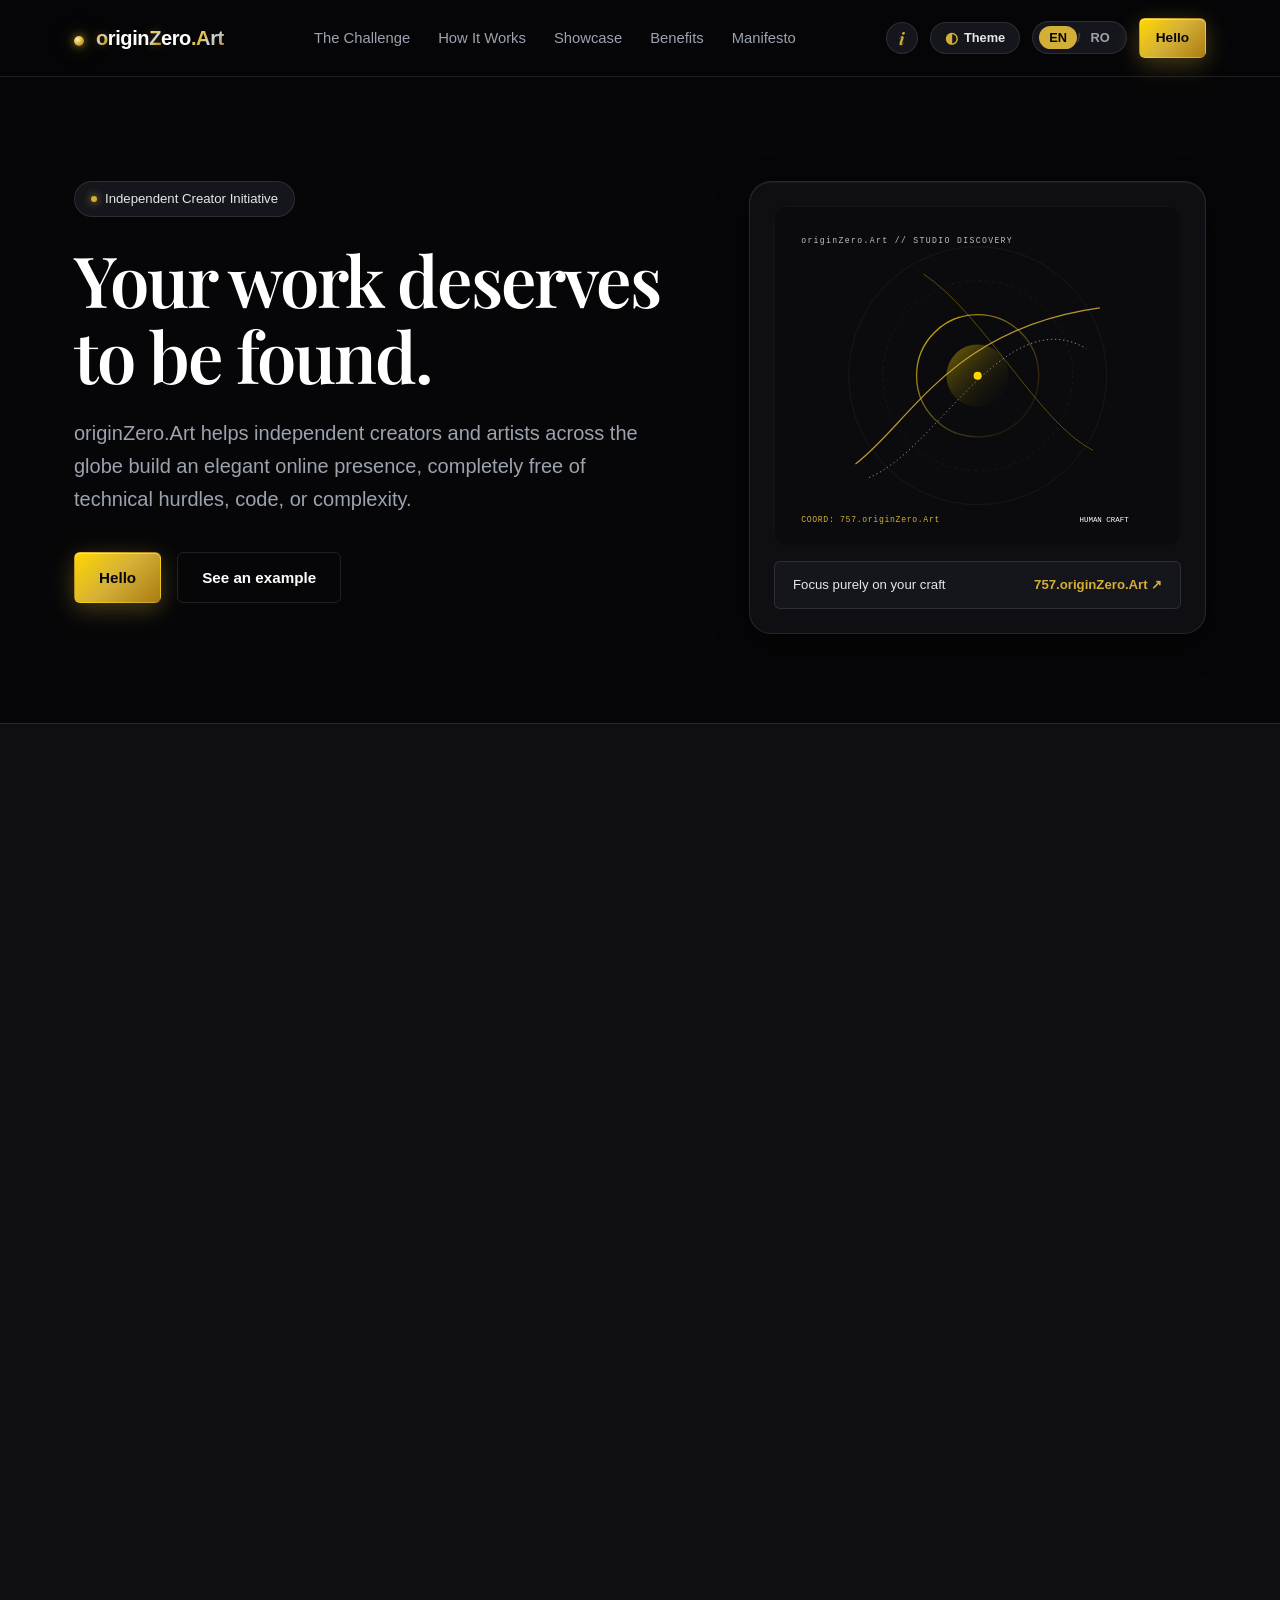
<file: index.html>
<!DOCTYPE html>
<html lang="en">
<head>
  <meta charset="UTF-8">
  <meta name="viewport" content="width=device-width, initial-scale=1.0">
  <title data-i18n="meta_title">originZero.Art: Be Discovered. Online Presence for Independent Creators</title>
  <meta name="description" content="originZero.Art helps independent creators and artists worldwide present their work online without technical barriers or IT complexity.">
  <link rel="canonical" href="https://originzero.art/">
  
  <!-- Open Graph / WhatsApp / Facebook / LinkedIn -->
  <meta property="og:site_name" content="originZero.Art">
  <meta property="og:type" content="website">
  <meta property="og:url" content="https://originzero.art/">
  <meta property="og:title" content="originZero.Art: Be Discovered. Online Presence for Independent Creators">
  <meta property="og:description" content="originZero.Art helps independent creators and artists worldwide present their work online without technical barriers or IT complexity.">
  <meta property="og:image" content="https://originzero.art/assets/og/originzero-og-preview.png?v=2">
  <meta property="og:image:secure_url" content="https://originzero.art/assets/og/originzero-og-preview.png?v=2">
  <meta property="og:image:type" content="image/png">
  <meta property="og:image:width" content="1200">
  <meta property="og:image:height" content="630">
  <meta property="og:image:alt" content="originZero.Art // Be Discovered. Online Presence for Independent Creators">

  <!-- Twitter / X Cards -->
  <meta name="twitter:card" content="summary_large_image">
  <meta name="twitter:title" content="originZero.Art: Be Discovered. Online Presence for Independent Creators">
  <meta name="twitter:description" content="originZero.Art helps independent creators and artists worldwide present their work online without technical barriers or IT complexity.">
  <meta name="twitter:image" content="https://originzero.art/assets/og/originzero-og-preview.png?v=2">
  <meta name="twitter:image:alt" content="originZero.Art // Be Discovered. Online Presence for Independent Creators">
  
  <!-- Favicon suite: Golden emblem with silver luster -->
  <link rel="icon" type="image/svg+xml" href="assets/logo/favicon.svg">
  <link rel="alternate icon" type="image/png" sizes="32x32" href="assets/logo/favicon-32x32.png">
  <link rel="apple-touch-icon" sizes="180x180" href="assets/logo/apple-touch-icon.png">

  <!-- Styles -->
  <link rel="stylesheet" href="css/styles.css">
  
  <!-- Progressive Enhancement: ensure content is fully visible when JavaScript is disabled (Googlebot / No-JS) -->
  <noscript>
    <style>
      .reveal-on-scroll {
        opacity: 1 !important;
        transform: none !important;
      }
    </style>
  </noscript>
  
  <!-- Google Fonts for editorial typography -->
  <link rel="preconnect" href="https://fonts.googleapis.com">
  <link rel="preconnect" href="https://fonts.gstatic.com" crossorigin>
  <link href="https://fonts.googleapis.com/css2?family=Playfair+Display:ital,wght@0,500;0,600;0,700;1,400;1,600&display=swap" rel="stylesheet">
</head>
<body>

  <!-- Navigation -->
  <header class="header-wrapper">
    <div class="container nav-container">
      <a href="#" class="brand-logo" aria-label="originZero.Art home">
        <span class="brand-dot" aria-hidden="true"></span>
        <span class="brand-name"><span class="brand-char-gold">o</span><span class="brand-char-silver">rigin</span><span class="brand-char-gold">Z</span><span class="brand-char-silver">ero</span><span class="brand-art">.Art</span></span>
      </a>

      <nav id="primary-nav" class="nav-menu" aria-label="Primary site navigation">
        <a href="#problem" class="nav-link" data-i18n="nav_problem">The Challenge</a>
        <a href="#how-it-works" class="nav-link" data-i18n="nav_how">How It Works</a>
        <a href="#example" class="nav-link" data-i18n="nav_example">Showcase</a>
        <a href="#benefits" class="nav-link" data-i18n="nav_benefits">Benefits</a>
        <a href="#manifesto" class="nav-link" data-i18n="nav_manifesto">Manifesto</a>
        <a href="#contact" class="btn btn-primary nav-mobile-cta" data-i18n="nav_cta">Hello</a>
      </nav>

      <div class="nav-actions">
        <!-- Platform Information & Community Model Modal Trigger -->
        <button id="info-modal-btn" class="info-icon-btn" type="button" aria-label="Platform Information and Community Model" data-i18n-aria="info_btn_aria" title="Platform Information">
          <span class="info-glyph" aria-hidden="true">i</span>
        </button>

        <!-- Theme Switcher -->
        <button id="theme-toggle-btn" class="theme-switcher-btn" type="button" aria-label="Toggle dark or light theme">
          <span id="theme-icon" class="theme-icon" aria-hidden="true">◐</span>
          <span id="theme-label" class="theme-label" data-i18n="theme_toggle_label">Theme</span>
        </button>

        <!-- Language Switcher -->
        <div id="lang-toggle-btn" class="lang-switcher-btn" role="group" aria-label="Language selection">
          <button id="lang-indicator-en" class="lang-opt active" type="button" aria-label="English language" aria-pressed="true">EN</button>
          <span class="lang-divider" aria-hidden="true">/</span>
          <button id="lang-indicator-ro" class="lang-opt" type="button" aria-label="Limba română" aria-pressed="false">RO</button>
        </div>

        <a href="#contact" class="btn btn-primary btn-sm nav-desktop-cta" data-i18n="nav_cta">Hello</a>

        <!-- Mobile hamburger toggle -->
        <button id="mobile-menu-btn" class="mobile-toggle" type="button" aria-label="Toggle navigation menu" aria-expanded="false" aria-controls="primary-nav">
          ☰
        </button>
      </div>
    </div>
  </header>

  <main>
    <!-- Hero Section -->
    <section class="hero-section">
      <div class="container">
        <div class="hero-grid">
          <div class="hero-content reveal-on-scroll">
            <div class="badge-pill">
              <span class="badge-pulse"></span>
              <span data-i18n="hero_badge">Independent Creator Initiative</span>
            </div>
            
            <h1 class="hero-headline" data-i18n="hero_title">Your work deserves to be found.</h1>
            
            <p class="hero-subtitle" data-i18n="hero_subtitle">
              originZero.Art helps independent creators and artists across the globe build an elegant online presence, completely free of technical hurdles, code, or complexity.
            </p>

            <div class="hero-ctas">
              <a href="#contact" class="btn btn-primary" data-i18n="hero_cta_primary">Hello</a>
              <a href="https://757.originzero.art" target="_blank" rel="noopener noreferrer" class="btn btn-secondary" data-i18n="hero_cta_secondary">See an example</a>
            </div>
          </div>

          <div class="hero-visual-card luxury-card reveal-on-scroll reveal-delay-1">
            <!-- Bespoke Editorial Vector Art Composition (Strictly Gold, Silver, White, Black) -->
            <svg class="hero-artwork-canvas" viewBox="0 0 600 500" fill="none" xmlns="http://www.w3.org/2000/svg" role="img" data-i18n-aria="alt_hero_visual" aria-label="Artistic geometric composition illustrating creative discovery">
              <defs>
                <linearGradient id="orbit-grad" x1="0%" y1="0%" x2="100%" y2="100%">
                  <stop offset="0%" stop-color="#ffd700" stop-opacity="0.9"/>
                  <stop offset="50%" stop-color="#d4af37" stop-opacity="0.4"/>
                  <stop offset="100%" stop-color="#aa7c11" stop-opacity="0"/>
                </linearGradient>
                <linearGradient id="core-glow" x1="0%" y1="0%" x2="100%" y2="100%">
                  <stop offset="0%" stop-color="#ffd700" stop-opacity="0.45"/>
                  <stop offset="100%" stop-color="#070709" stop-opacity="0"/>
                </linearGradient>
              </defs>
              <rect width="600" height="500" rx="16" fill="#0b0b0e" stroke="rgba(192,192,192,0.15)"/>
              <!-- Harmonic concentric geometry representing resonance and discovery -->
              <circle cx="300" cy="250" r="190" stroke="rgba(255,255,255,0.08)" stroke-width="1"/>
              <circle cx="300" cy="250" r="140" stroke="rgba(192,192,192,0.12)" stroke-width="1" stroke-dasharray="4 6" class="orbit-slow-reverse"/>
              <circle cx="300" cy="250" r="90" stroke="url(#orbit-grad)" stroke-width="2" class="orbit-slow-spin"/>
              <circle cx="300" cy="250" r="46" fill="url(#core-glow)"/>
              <circle cx="300" cy="250" r="6" fill="#ffd700" class="core-pulse-node"/>
              
              <!-- Dynamic human creative vector arcs (Gold and Silver) -->
              <path d="M120 380 C 200 320, 260 180, 480 150" stroke="#d4af37" stroke-width="1.75" stroke-opacity="0.85" fill="none"/>
              <path d="M140 400 C 240 360, 340 140, 460 210" stroke="#c0c0c0" stroke-width="1" stroke-dasharray="2 4" fill="none"/>
              <path d="M220 100 C 310 160, 390 320, 470 360" stroke="#ffd700" stroke-width="1.2" stroke-opacity="0.4" fill="none"/>
              
              <!-- Delicate typographic anchor marks -->
              <text x="40" y="55" fill="#c0c0c0" font-family="monospace" font-size="12" letter-spacing="2">originZero.Art // STUDIO DISCOVERY</text>
              <text x="40" y="465" fill="#d4af37" font-family="monospace" font-size="12" letter-spacing="1">COORD: 757.originZero.Art</text>
              <text x="450" y="465" fill="#ffffff" font-family="monospace" font-size="11">HUMAN CRAFT</text>
            </svg>

            <div class="hero-badge-overlay">
              <span data-i18n="hero_badge_note">Focus purely on your craft</span>
              <a href="https://757.originzero.art" target="_blank" rel="noopener noreferrer">757.originZero.Art ↗</a>
            </div>
          </div>
        </div>
      </div>
    </section>

    <!-- The Problem Section -->
    <section id="problem" class="problem-section">
      <div class="container container-narrow">
        <span class="section-tag reveal-on-scroll" data-i18n="problem_tag">The Challenge</span>
        <h2 class="section-title reveal-on-scroll" data-i18n="problem_title">Great work gets lost when the web feels out of reach.</h2>
        
        <div class="problem-card luxury-card reveal-on-scroll">
          <p class="problem-text" data-i18n="problem_p1">
            Across studios, workbenches, and quiet rooms, dedicated painters, sculptors, composers, photographers, poets, and artisans craft original works in silence. Yet finding their creations online is often an uphill battle. This is not because the work lacks depth or beauty, but because building a modern digital presence demands specialized technical knowledge, endless maintenance, and time stolen from the craft itself.
          </p>
          <p class="problem-text" data-i18n="problem_p2">
            Artists should not have to become software administrators, SEO technicians, or social media performers simply to show the world what they create. True craft deserves an uncluttered home where people who care can find it without friction.
          </p>
        </div>
      </div>
    </section>

    <!-- How originzero.art Helps Section -->
    <section id="how-it-works" class="how-section">
      <div class="container">
        <span class="section-tag reveal-on-scroll" data-i18n="how_tag">Our Approach</span>
        <h2 class="section-title reveal-on-scroll" data-i18n="how_title">A straightforward path from your studio to the world.</h2>
        <p class="section-subtitle reveal-on-scroll" data-i18n="how_subtitle">We remove technical barriers so your creation speaks for itself.</p>

        <div class="steps-grid">
          <div class="step-card luxury-card reveal-on-scroll reveal-delay-1">
            <span class="step-number">STEP 01</span>
            <h3 class="step-title" data-i18n="how_step1_title">1. Tell us about your craft</h3>
            <p class="step-desc" data-i18n="how_step1_desc">Share your portfolio, your creative direction, and what you want the world to discover.</p>
          </div>

          <div class="step-card luxury-card reveal-on-scroll reveal-delay-2">
            <span class="step-number">STEP 02</span>
            <h3 class="step-title" data-i18n="how_step2_title">2. We shape a dedicated space</h3>
            <p class="step-desc" data-i18n="how_step2_desc">We prepare a clean, fast, distraction-free web destination tailored to your work.</p>
          </div>

          <div class="step-card luxury-card reveal-on-scroll reveal-delay-3">
            <span class="step-number">STEP 03</span>
            <h3 class="step-title" data-i18n="how_step3_title">3. Focus purely on creating</h3>
            <p class="step-desc" data-i18n="how_step3_desc">No server setups, no DNS configurations, and no code updates to worry about.</p>
          </div>
        </div>

        <!-- Honest specification placeholder -->
        <div class="placeholder-notice reveal-on-scroll" role="note">
          <span data-i18n="how_placeholder">[Process & Deliverables Specification: Full workflow and delivery timelines to be finalized before public launch]</span>
        </div>
      </div>
    </section>

    <!-- Example / Showcase Section -->
    <section id="example" class="example-section">
      <div class="container">
        <div class="showcase-header">
          <span class="section-tag reveal-on-scroll" data-i18n="example_tag">Live Showcase</span>
          <h2 class="section-title reveal-on-scroll" data-i18n="example_title">See how creator spaces look in practice.</h2>
          <p class="section-subtitle reveal-on-scroll" data-i18n="example_subtitle">Explore authentic living destinations created under the originZero.Art initiative.</p>
        </div>

        <!-- Featured Showcase 1: 757.originZero.Art (Fine Art & Identity) -->
        <div class="example-card luxury-card reveal-on-scroll">
          <div class="example-info">
            <span class="badge-pill-sm" data-i18n="example_757_tag">Fine Art &amp; Identity</span>
            <h3 class="example-title"><a href="https://757.originzero.art" target="_blank" rel="noopener noreferrer" class="showcase-title-anchor" data-i18n="example_757_title">757: Curatorial Art Showcase</a></h3>
            <p class="example-desc" data-i18n="example_757_desc">
              A curatorial gallery dedicated to painting, designed for clarity, speed, and contemplation, protected from the noise of algorithmic feeds.
            </p>
            <a href="https://757.originzero.art" target="_blank" rel="noopener noreferrer" class="btn btn-primary" data-i18n="example_757_cta">
              Explore 757.originZero.Art
            </a>
          </div>

          <div class="example-preview-box">
            <div class="example-frame">
              <div class="example-browser-bar">
                <span class="browser-dot"></span>
                <span class="browser-dot"></span>
                <span class="browser-dot"></span>
                <a href="https://757.originzero.art" target="_blank" rel="noopener noreferrer" class="example-domain-pill">757.originZero.Art ↗</a>
              </div>
              <a href="https://757.originzero.art" target="_blank" rel="noopener noreferrer" class="example-image-link" aria-label="Visit 757.originZero.Art showcase">
                <img src="assets/images/showcase-757.jpg" alt="Preview of 757.originZero.Art creator showcase platform" class="example-screenshot" width="1024" height="557" loading="lazy" decoding="async" data-i18n-alt="alt_example_visual">
              </a>
            </div>
          </div>
        </div>

        <!-- Additional Demo Spaces Grid: spARTan & CrimaDezignz -->
        <div class="showcase-subgrid">
          <!-- Space 2: spartan.originZero.Art -->
          <div class="showcase-subcard luxury-card reveal-on-scroll reveal-delay-1">
            <div class="example-browser-bar">
              <span class="browser-dot"></span>
              <span class="browser-dot"></span>
              <span class="browser-dot"></span>
              <a href="https://spartan.originzero.art" target="_blank" rel="noopener noreferrer" class="example-domain-pill">spartan.originZero.Art ↗</a>
            </div>
            <div class="subcard-content">
              <div class="subcard-header-row">
                <img src="assets/logo/spartan-logo-square.png" alt="spARTan visual identity emblem" class="showcase-logo-img" width="56" height="56" loading="lazy" decoding="async" data-i18n-alt="alt_logo_spartan">
                <div class="subcard-title-group">
                  <span class="badge-pill-sm" data-i18n="example_spartan_tag">Visual Identity &amp; 3D Space</span>
                  <h3 class="subcard-title"><a href="https://spartan.originzero.art" target="_blank" rel="noopener noreferrer" class="showcase-title-anchor" data-i18n="example_spartan_title">spARTan Visual Identity Portfolio</a></h3>
                </div>
              </div>
              <p class="subcard-desc" data-i18n="example_spartan_desc">
                Dedicated portfolio space presenting over 340 verified marks across 2D Swiss Grid layouts and interactive 3D spatial exploration.
              </p>
              <a href="https://spartan.originzero.art" target="_blank" rel="noopener noreferrer" class="btn btn-secondary btn-sm" data-i18n="example_spartan_cta">
                Explore spartan.originZero.Art
              </a>
            </div>
          </div>

          <!-- Space 3: crimadezignz.originZero.Art -->
          <div class="showcase-subcard luxury-card reveal-on-scroll reveal-delay-2">
            <div class="example-browser-bar">
              <span class="browser-dot"></span>
              <span class="browser-dot"></span>
              <span class="browser-dot"></span>
              <a href="https://crimadezignz.originzero.art" target="_blank" rel="noopener noreferrer" class="example-domain-pill">crimadezignz.originZero.Art ↗</a>
            </div>
            <div class="subcard-content">
              <div class="subcard-header-row">
                <img src="assets/logo/crimadezignz-logo-avatar.jpg" alt="CrimaDezignz trademark avatar" class="showcase-logo-img" width="56" height="56" loading="lazy" decoding="async" data-i18n-alt="alt_logo_crima">
                <div class="subcard-title-group">
                  <span class="badge-pill-sm" data-i18n="example_crima_tag">Trademark Atelier &amp; Crests</span>
                  <h3 class="subcard-title"><a href="https://crimadezignz.originzero.art" target="_blank" rel="noopener noreferrer" class="showcase-title-anchor" data-i18n="example_crima_title">CrimaDezignz Avant-Garde Atelier</a></h3>
                </div>
              </div>
              <p class="subcard-desc" data-i18n="example_crima_desc">
                Monumental trademark design, tactical crests, and optical geometry presented with custom cursor choreography and darkroom aesthetics.
              </p>
              <a href="https://crimadezignz.originzero.art" target="_blank" rel="noopener noreferrer" class="btn btn-secondary btn-sm" data-i18n="example_crima_cta">
                Explore crimadezignz.originZero.Art
              </a>
            </div>
          </div>
        </div>

        <div class="example-note-box reveal-on-scroll" data-i18n="example_note">
          Note: <a href="https://757.originzero.art" target="_blank" rel="noopener noreferrer" class="showcase-inline-anchor">757.originZero.Art</a>, <a href="https://spartan.originzero.art" target="_blank" rel="noopener noreferrer" class="showcase-inline-anchor">spartan.originZero.Art</a>, and <a href="https://crimadezignz.originzero.art" target="_blank" rel="noopener noreferrer" class="showcase-inline-anchor">crimadezignz.originZero.Art</a> illustrate real-world creator presentations. They are presented as-is without claimed metrics or unverified guarantees.
        </div>

        <!-- Fallback crawlable showcase directory for search engines (Googlebot) and non-JavaScript clients -->
        <noscript>
          <div class="example-note-box" style="margin-top: 24px;">
            <p><strong>Independent Creator Showcase Spaces:</strong></p>
            <ul>
              <li><a href="https://757.originzero.art" target="_blank" rel="noopener noreferrer">757.originZero.Art</a> &middot; Curatorial Fine Art and Identity Showcase</li>
              <li><a href="https://spartan.originzero.art" target="_blank" rel="noopener noreferrer">spartan.originZero.Art</a> &middot; Visual Identity and 3D Space Portfolio</li>
              <li><a href="https://crimadezignz.originzero.art" target="_blank" rel="noopener noreferrer">crimadezignz.originZero.Art</a> &middot; Trademark Atelier and Tactical Crests</li>
            </ul>
          </div>
        </noscript>
      </div>
    </section>

    <!-- Benefits Section -->
    <section id="benefits" class="benefits-section">
      <div class="container">
        <span class="section-tag reveal-on-scroll" data-i18n="benefits_tag">Why originZero.Art</span>
        <h2 class="section-title reveal-on-scroll" data-i18n="benefits_title">Built for creators, not algorithms.</h2>

        <div class="benefits-grid">
          <div class="benefit-card luxury-card reveal-on-scroll reveal-delay-1">
            <h3 class="benefit-title" data-i18n="benefits_b1_title">A Dedicated Home</h3>
            <p class="benefit-desc" data-i18n="benefits_b1_desc">A focused, ad-free environment where your portfolio is not buried under algorithm changes or social noise.</p>
          </div>

          <div class="benefit-card luxury-card reveal-on-scroll reveal-delay-2">
            <h3 class="benefit-title" data-i18n="benefits_b2_title">Easy for People to Find You</h3>
            <p class="benefit-desc" data-i18n="benefits_b2_desc">A clean web address you can share with galleries, collectors, clients, and supporters anywhere.</p>
          </div>

          <div class="benefit-card luxury-card reveal-on-scroll reveal-delay-3">
            <h3 class="benefit-title" data-i18n="benefits_b3_title">Zero Technical Knowledge Needed</h3>
            <p class="benefit-desc" data-i18n="benefits_b3_desc">Request assistance and guidance without ever needing to learn web programming, hosting, or deployment.</p>
          </div>

          <div class="benefit-card luxury-card reveal-on-scroll reveal-delay-1">
            <h3 class="benefit-title" data-i18n="benefits_b4_title">Honest &amp; Independent</h3>
            <p class="benefit-desc" data-i18n="benefits_b4_desc">No lock-in, no deceptive subscriptions, and no fabricated promises of overnight fame.</p>
          </div>
        </div>
      </div>
    </section>

    <!-- Manifesto Section (Contains the single English sentence on original human craft) -->
    <section id="manifesto" class="manifesto-section">
      <div class="container">
        <div class="manifesto-wrapper reveal-on-scroll">
          <span class="section-tag" data-i18n="manifesto_tag">Our Conviction</span>
          <h2 class="manifesto-headline" data-i18n="manifesto_title">Human expression is irreplaceable.</h2>
          
          <p class="manifesto-lead" data-i18n="manifesto_p1">
            Art is never mere content. It is living thought, silence, patience, and vulnerability forged through human hands and real-world friction.
          </p>

          <p class="manifesto-highlight" data-i18n="manifesto_p2">
            In the era of AI, human imagination and original craft deserve to be seen and celebrated.
          </p>

          <p class="manifesto-close" data-i18n="manifesto_p3">
            When algorithmic mass production threatens to drown authentic voices in synthetic noise, originZero.Art stands as a quiet, dedicated home. We ensure genuine creators are not rendered invisible. When artists thrive, human culture endures.
          </p>
        </div>
      </div>
    </section>

    <!-- Contact Form / Outreach Section -->
    <section id="contact" class="contact-section">
      <div class="container">
        <div class="form-layout">
          <div class="form-header-col reveal-on-scroll">
            <span class="section-tag" data-i18n="contact_tag">Get In Touch</span>
            <h2 class="section-title" data-i18n="contact_title">Let us help bring your work to light.</h2>
            <p class="section-subtitle" data-i18n="contact_subtitle">
              Tell us about yourself and what you create. We will review your message personally.
            </p>

            <div class="founder-direct-box" style="margin-top: 24px; padding: 16px; background: var(--color-surface); border: 1px solid var(--color-border); border-radius: var(--border-radius-sm);">
              <p style="font-size: 0.85rem; color: var(--color-text-muted); margin-bottom: 10px;" data-i18n="contact_founder_note">
                Prefer direct communication with the founder? You can also reach Sebastian Banszky directly via his personal portal:
              </p>
              <a href="https://banszky.men/#contact" target="_blank" rel="noopener noreferrer" class="btn btn-secondary btn-sm" data-i18n="contact_founder_btn">
                Founder Portal (banszky.men) ↗
              </a>
            </div>

            <div class="form-meta-notices">
              <div class="placeholder-notice" role="note">
                <span data-i18n="form_status_timeline">[Response Timeline: Estimated reply within 48-72 hours / To be confirmed before official launch]</span>
              </div>
              <div class="placeholder-notice" role="note">
                <span data-i18n="form_config_notice">[Contact Destination: Configured to contact@originZero.Art. Update in configuration prior to production release]</span>
              </div>
            </div>
          </div>

          <div class="form-card luxury-card reveal-on-scroll">
            <form id="creator-contact-form" novalidate>
              <div class="form-group">
                <label for="creator-name" class="form-label" data-i18n="form_name_label">Your Name</label>
                <input type="text" id="creator-name" class="form-control" data-i18n-placeholder="form_name_placeholder" placeholder="e.g. Maria Chen" required autocomplete="name">
              </div>

              <div class="form-group">
                <label for="creator-email" class="form-label" data-i18n="form_email_label">Email Address</label>
                <input type="email" id="creator-email" class="form-control" data-i18n-placeholder="form_email_placeholder" placeholder="e.g. maria@example.com" required autocomplete="email">
              </div>

              <div class="form-group">
                <label for="creator-craft" class="form-label" data-i18n="form_craft_label">Creative Discipline</label>
                <select id="creator-craft" class="form-control">
                  <option value="" data-i18n="form_craft_opt_default">Select your creative discipline...</option>
                  <option value="visual" data-i18n="form_craft_opt_visual">Visual Arts &amp; Illustration</option>
                  <option value="photography" data-i18n="form_craft_opt_photo">Photography</option>
                  <option value="music" data-i18n="form_craft_opt_music">Music &amp; Sound Design</option>
                  <option value="crafts" data-i18n="form_craft_opt_crafts">Crafts, Sculpture &amp; Handmade</option>
                  <option value="writing" data-i18n="form_craft_opt_writing">Writing &amp; Poetry</option>
                  <option value="design" data-i18n="form_craft_opt_design">Design &amp; Architecture</option>
                  <option value="other" data-i18n="form_craft_opt_other">Other Creative Field</option>
                </select>
              </div>

              <div class="form-group">
                <label for="creator-message" class="form-label" data-i18n="form_msg_label">Message or Link to Your Work (Optional)</label>
                <textarea id="creator-message" class="form-control" data-i18n-placeholder="form_msg_placeholder" placeholder="Share a brief note about what you make or a link to your current work..."></textarea>
              </div>

              <button type="submit" class="btn btn-primary btn-full" data-i18n="form_submit_btn">
                Send Inquiry
              </button>

              <div id="form-feedback" class="form-feedback-area"></div>
            </form>
          </div>
        </div>
      </div>
    </section>

    <!-- Information Modal Dialog (Modern Web Guidance: Native HTML5 <dialog> & Top Layer API) -->
    <dialog id="info-modal" class="info-modal-dialog" aria-labelledby="modal-transparency-title">
      <button id="info-modal-close" class="info-modal-close-btn" type="button" aria-label="Close information window" data-i18n-aria="transparency_modal_close">
        ✕
      </button>
      <span class="section-tag">
        <span class="info-glyph-badge" aria-hidden="true">i</span>
        <span data-i18n="transparency_tag">Platform Information</span>
      </span>
      <h2 id="modal-transparency-title" class="section-title" style="margin-top: 12px; margin-bottom: 20px;" data-i18n="transparency_title">Transparent Community &amp; Economic Model</h2>
      <p class="transparency-lead" data-i18n="transparency_intro">
        originZero.Art gives artists a quiet space to present their work and prices, completely free of sales fees or commissions. Conversations and sales happen privately, directly between artist and collector.
      </p>
      <p class="transparency-lead-host" data-i18n="transparency_lead_host">
        Today, originZero.Art is sustained directly by its founder. As we open up to public donations and grants, community funds will be held transparently through a European non-profit fiscal host (with a public ledger of all income and expenses), while dedicated technical services are billed separately and lawfully under European regulations.
      </p>
      <p class="transparency-lead-muted" data-i18n="transparency_revenue_lead">
        Once community donations, sponsorships, or revenue from dedicated subdomains begin, funds will be shared as follows (note: institutional research and software grants follow their own dedicated budgets):
      </p>

      <div class="info-splits-grid">
        <div class="info-split-item">
          <span class="info-split-pct">50%</span>
          <p class="info-split-text" data-i18n="transparency_split_50">
            50%: Shared Across the Community. Distributed among active artists on the platform (excluding the donor) through creator stipends and art commissions. It works much like a network switch broadcast, where a signal reaches every connected port except the one that sent it.
          </p>
        </div>
        <div class="info-split-item">
          <span class="info-split-pct">20%</span>
          <p class="info-split-text" data-i18n="transparency_split_20">
            20%: Supporting New Voices. Directed toward welcoming and supporting promising artists and craftspeople, guided by recommendations from the community and reviewed by the project stewards.
          </p>
        </div>
        <div class="info-split-item">
          <span class="info-split-pct">30%</span>
          <p class="info-split-text" data-i18n="transparency_split_30">
            30%: Keeping the Lights On. Covers servers, security, domains, and the day-to-day engineering and administration needed to run and improve the platform. Over time, surplus resources may also help people or causes in need.
          </p>
        </div>
      </div>

      <div class="transparency-governance-box">
        <p data-i18n="transparency_governance">
          Suggestions from the community guide how we support new creators; silence or abstention is never read as disagreement.
        </p>
      </div>

      <div class="transparency-closing-banner">
        <p class="transparency-closing-text" data-i18n="transparency_closing">
          We want to build together, guided by clear principles, free from division or greed.
        </p>
      </div>

      <div class="transparency-commons-box">
        <p class="transparency-commons-text" data-i18n="transparency_commons">
          Technical architecture &amp; open principles: <a href="/commons" class="transparency-commons-link">originZero.Art/commons</a>
        </p>
      </div>
    </dialog>
  </main>

  <!-- Footer -->
  <footer class="site-footer">
    <div class="container">
      <div class="footer-grid">
        <div class="footer-brand-col">
          <a href="#" class="brand-logo" aria-label="originZero.Art home">
            <span class="brand-dot" aria-hidden="true"></span>
            <span class="brand-name"><span class="brand-char-gold">o</span><span class="brand-char-silver">rigin</span><span class="brand-char-gold">Z</span><span class="brand-char-silver">ero</span><span class="brand-art">.Art</span></span>
          </a>
          <p data-i18n="footer_tagline">Supporting independent creators worldwide to be discovered and heard.</p>
        </div>

        <div class="footer-links-col">
          <span class="footer-heading" data-i18n="footer_quicklinks">Navigation</span>
          <a href="#problem" class="footer-link" data-i18n="nav_problem">The Challenge</a>
          <a href="#how-it-works" class="footer-link" data-i18n="nav_how">How It Works</a>
          <a href="#example" class="footer-link" data-i18n="nav_example">Showcase</a>
          <a href="#benefits" class="footer-link" data-i18n="nav_benefits">Benefits</a>
          <a href="#manifesto" class="footer-link" data-i18n="nav_manifesto">Manifesto</a>
          <a href="#contact" class="footer-link" data-i18n="nav_cta">Hello</a>
        </div>

        <div class="footer-links-col">
          <span class="footer-heading" data-i18n="footer_governance_heading">Principles</span>
          <a href="/commons" class="footer-link" data-i18n="footer_governance">Principles &amp; Open Source</a>
          <a href="https://github.com/originzero-art" target="_blank" rel="noopener noreferrer" class="footer-link" data-i18n="footer_github">GitHub: originzero-art</a>
          <a href="https://banszky.men/#contact" target="_blank" rel="noopener noreferrer" class="footer-link" data-i18n="footer_founder_label">Founder: banszky.men</a>
        </div>
      </div>

      <div class="footer-bottom">
        <span data-i18n="footer_placeholder_legal">[Privacy Policy &amp; Terms: To be completed and published prior to official launch]</span>
        <span data-i18n="footer_copyright">© 2026 originZero.Art · Dedicated to human creativity.</span>
      </div>
    </div>
  </footer>

  <!-- Scripts -->
  <script src="js/translations.js"></script>
  <script src="js/app.js"></script>
</body>
</html>
</file>
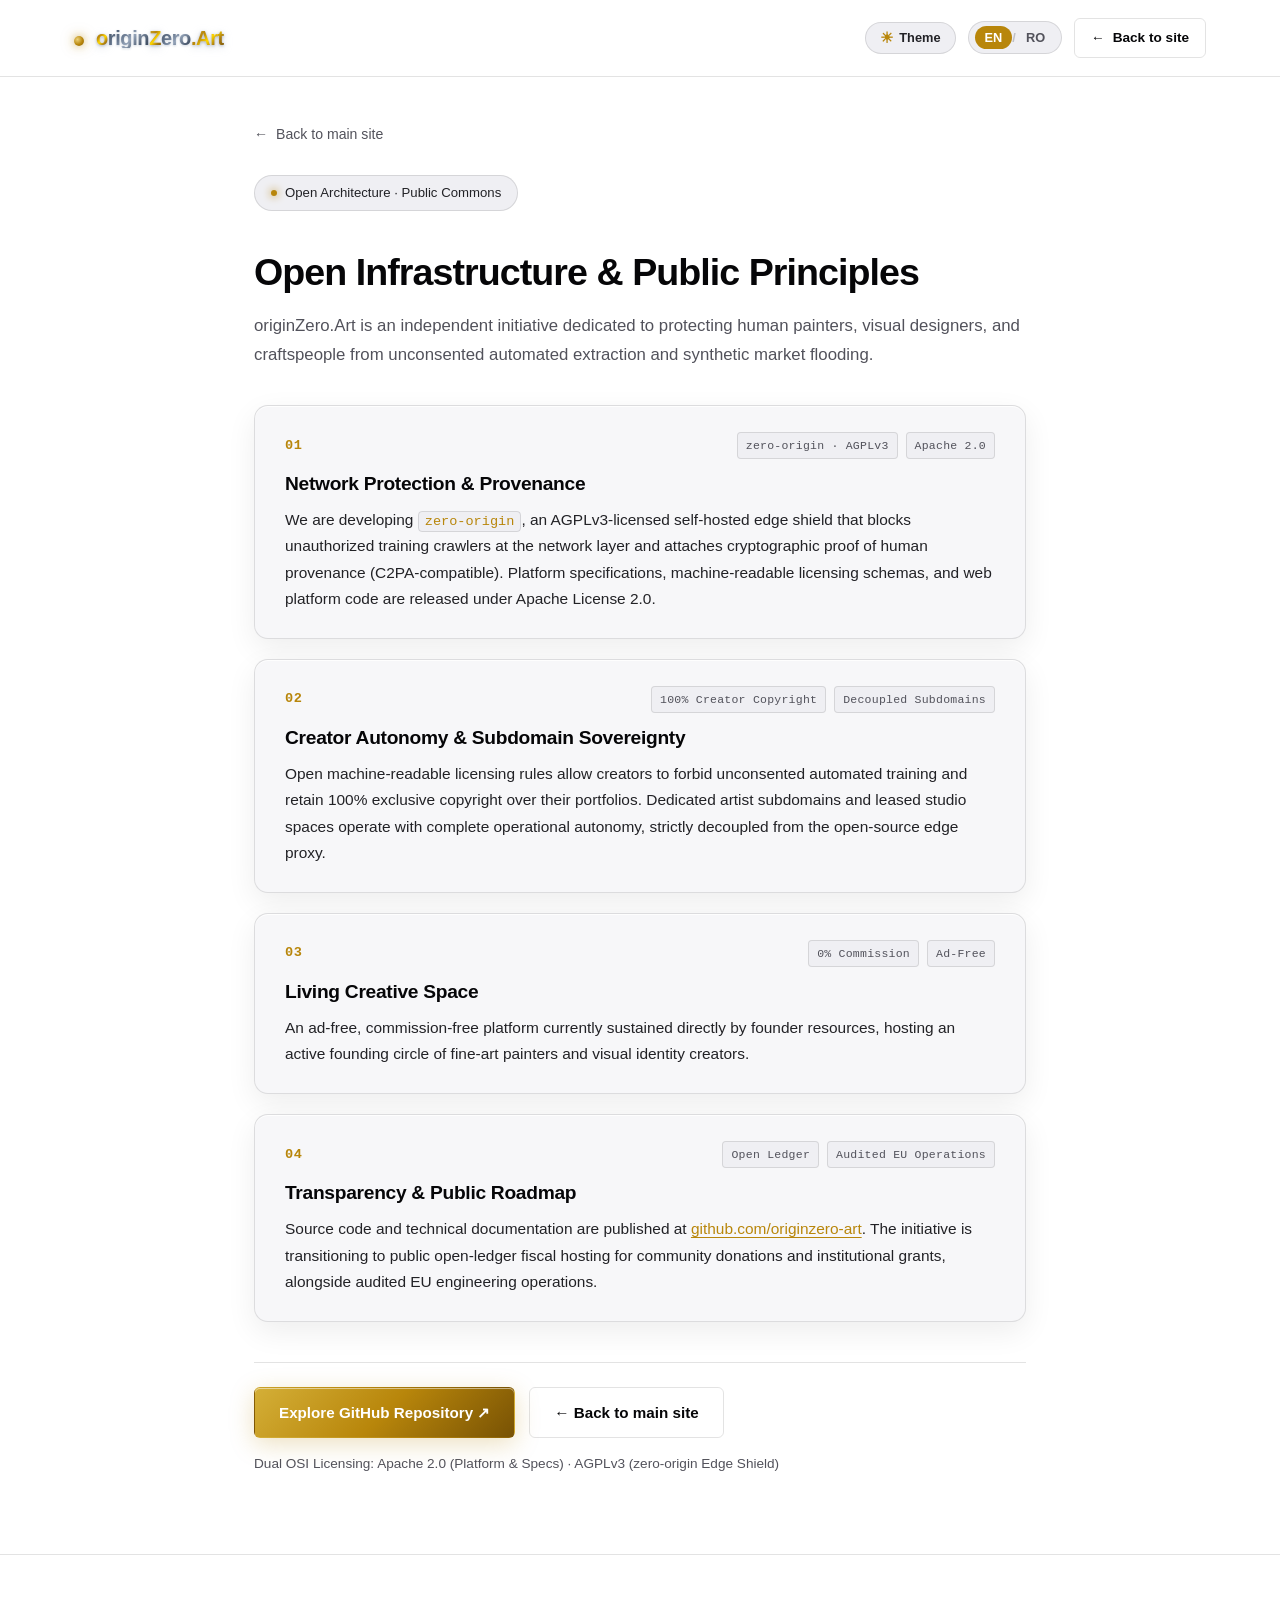
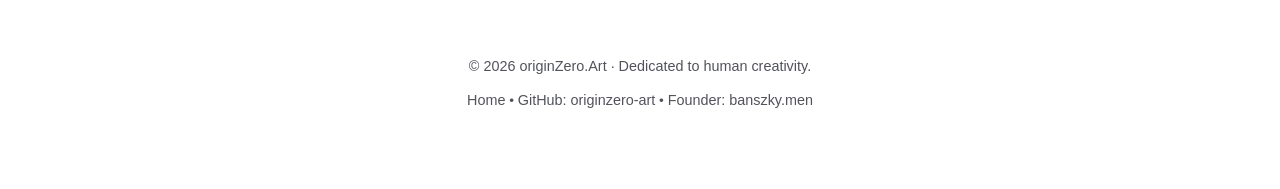
<file: commons/index.html>
<!DOCTYPE html>
<html lang="en">
<head>
  <meta charset="UTF-8">
  <meta name="viewport" content="width=device-width, initial-scale=1.0">
  <title>originZero.Art · Open Infrastructure &amp; Public Principles</title>
  <meta name="description" content="Open infrastructure, reverse-proxy anti-scraping shield (zero-origin), sovereign creator licensing, and transparent public principles for human artists.">
  <link rel="canonical" href="https://originzero.art/commons">

  <!-- Open Graph / WhatsApp / Facebook / LinkedIn -->
  <meta property="og:site_name" content="originZero.Art">
  <meta property="og:type" content="website">
  <meta property="og:url" content="https://originzero.art/commons">
  <meta property="og:title" content="originZero.Art · Open Infrastructure &amp; Public Principles">
  <meta property="og:description" content="Open infrastructure, reverse-proxy anti-scraping shield (zero-origin), sovereign creator licensing, and transparent public principles for human artists.">
  <meta property="og:image" content="https://originzero.art/assets/og/originzero-og-preview.png?v=2">
  <meta property="og:image:secure_url" content="https://originzero.art/assets/og/originzero-og-preview.png?v=2">
  <meta property="og:image:type" content="image/png">
  <meta property="og:image:width" content="1200">
  <meta property="og:image:height" content="630">
  <meta property="og:image:alt" content="originZero.Art · Open Infrastructure &amp; Public Principles">

  <!-- Twitter / X Cards -->
  <meta name="twitter:card" content="summary_large_image">
  <meta name="twitter:title" content="originZero.Art · Open Infrastructure &amp; Public Principles">
  <meta name="twitter:description" content="Open infrastructure, reverse-proxy anti-scraping shield (zero-origin), sovereign creator licensing, and transparent public principles for human artists.">
  <meta name="twitter:image" content="https://originzero.art/assets/og/originzero-og-preview.png?v=2">
  <meta name="twitter:image:alt" content="originZero.Art · Open Infrastructure &amp; Public Principles">

  <!-- Favicon suite -->
  <link rel="icon" type="image/svg+xml" href="/assets/logo/favicon.svg">
  <link rel="alternate icon" type="image/png" sizes="32x32" href="/assets/logo/favicon-32x32.png">
  <link rel="apple-touch-icon" sizes="180x180" href="/assets/logo/apple-touch-icon.png">

  <!-- Core Styles -->
  <link rel="stylesheet" href="/css/styles.css">

  <!-- Typography -->
  <link rel="preconnect" href="https://fonts.googleapis.com">
  <link rel="preconnect" href="https://fonts.gstatic.com" crossorigin>
  <link href="https://fonts.googleapis.com/css2?family=Plus+Jakarta+Sans:wght@400;500;600;700&display=swap" rel="stylesheet">

  <style>
    .commons-page {
      padding: 44px 0 80px;
      min-height: calc(100vh - var(--header-height) - 100px);
    }
    .commons-container {
      max-width: 820px;
      margin: 0 auto;
    }
    .commons-back-nav {
      margin-bottom: 28px;
    }
    .commons-header-box {
      margin-bottom: 36px;
    }
    .commons-title {
      font-family: var(--font-sans);
      font-size: clamp(1.75rem, 3.2vw, 2.35rem);
      font-weight: 700;
      line-height: 1.25;
      letter-spacing: -0.025em;
      color: var(--color-text-bright);
      margin-top: 14px;
      margin-bottom: 16px;
    }
    .commons-lead {
      font-size: 1.05rem;
      line-height: 1.7;
      color: var(--color-text-muted);
      margin-bottom: 0;
    }
    .commons-pillars-grid {
      display: grid;
      grid-template-columns: 1fr;
      gap: 20px;
      margin-top: 32px;
      margin-bottom: 40px;
    }
    .commons-pillar-card {
      position: relative;
      background: var(--color-surface);
      border: 1px solid var(--color-border);
      border-radius: var(--border-radius-md);
      box-shadow: var(--shadow-card);
      padding: 26px 30px;
      overflow: hidden;
      transition: transform var(--transition-smooth), border-color var(--transition-smooth), box-shadow var(--transition-smooth);
    }
    .commons-pillar-card::before {
      content: "";
      position: absolute;
      top: var(--spotlight-y, -1000px);
      left: var(--spotlight-x, -1000px);
      width: 380px;
      height: 380px;
      background: radial-gradient(circle, var(--color-accent-glow) 0%, rgba(212, 175, 55, 0) 70%);
      transform: translate(-50%, -50%);
      pointer-events: none;
      border-radius: 50%;
      opacity: 0;
      transition: opacity 0.5s ease;
      z-index: 1;
    }
    .commons-pillar-card:hover {
      transform: translateY(-3px);
      border-color: var(--color-border-hover);
      box-shadow: var(--shadow-card-hover);
    }
    .commons-pillar-card:hover::before {
      opacity: 1;
    }
    .commons-pillar-card > * {
      position: relative;
      z-index: 2;
    }
    .pillar-top-row {
      display: flex;
      align-items: center;
      justify-content: space-between;
      gap: 12px;
      margin-bottom: 12px;
    }
    .pillar-num {
      font-family: ui-monospace, SFMono-Regular, Menlo, Monaco, Consolas, monospace;
      font-size: 0.85rem;
      font-weight: 700;
      color: var(--color-accent);
      letter-spacing: 0.05em;
    }
    .pillar-tags {
      display: flex;
      gap: 8px;
      flex-wrap: wrap;
    }
    .license-tag {
      display: inline-block;
      font-family: ui-monospace, SFMono-Regular, Menlo, Monaco, Consolas, monospace;
      font-size: 0.72rem;
      font-weight: 500;
      color: var(--color-text-muted);
      background: var(--color-surface-raised);
      border: 1px solid var(--color-border);
      padding: 3px 8px;
      border-radius: 4px;
      letter-spacing: 0.02em;
    }
    .pillar-title {
      font-family: var(--font-sans);
      font-size: 1.2rem;
      font-weight: 700;
      color: var(--color-text-bright);
      margin: 0 0 10px 0;
      line-height: 1.35;
      letter-spacing: -0.015em;
    }
    .pillar-body {
      font-size: 0.965rem;
      line-height: 1.7;
      color: var(--color-text-regular);
      margin: 0;
    }
    .pillar-body code {
      background: var(--color-surface-raised);
      border: 1px solid var(--color-border);
      padding: 2px 6px;
      border-radius: 4px;
      font-family: ui-monospace, SFMono-Regular, Menlo, Monaco, Consolas, monospace;
      font-size: 0.88em;
      color: var(--color-accent);
    }
    .pillar-body a {
      color: var(--color-accent);
      text-decoration: underline;
      text-underline-offset: 3px;
      transition: color var(--transition-fast);
    }
    .pillar-body a:hover {
      color: var(--color-text-bright);
    }
    .commons-actions-row {
      display: flex;
      flex-wrap: wrap;
      align-items: center;
      justify-content: space-between;
      gap: 16px;
      padding-top: 24px;
      border-top: 1px solid var(--color-border);
    }
    .commons-actions-left {
      display: flex;
      gap: 14px;
      flex-wrap: wrap;
    }
    .commons-osi-notice {
      color: var(--color-text-muted);
      font-size: 0.85rem;
      line-height: 1.5;
    }
    @media (max-width: 768px) {
      .commons-page {
        padding: 28px 0 52px;
      }
      .commons-pillar-card {
        padding: 20px 18px;
      }
      .pillar-top-row {
        flex-direction: column;
        align-items: flex-start;
        gap: 8px;
      }
      .commons-actions-row {
        flex-direction: column;
        align-items: stretch;
      }
      .commons-actions-left {
        flex-direction: column;
      }
      .commons-actions-left .btn,
      .commons-actions-row .btn {
        width: 100%;
        text-align: center;
        justify-content: center;
      }
    }
    /* Language visibility control */
    [data-lang-content] {
      display: none;
    }
    html[lang="en"] [data-lang-content="en"] {
      display: block;
    }
    html[lang="ro"] [data-lang-content="ro"] {
      display: block;
    }
    @media (scripting: none) {
      [data-lang-content] {
        display: block !important;
        margin-bottom: 48px;
      }
    }
  </style>
</head>
<body>

  <!-- Navigation -->
  <header class="header-wrapper">
    <div class="container nav-container">
      <a href="/" class="brand-logo" aria-label="originZero.Art home">
        <span class="brand-dot" aria-hidden="true"></span>
        <span class="brand-name"><span class="brand-char-gold">o</span><span class="brand-char-silver">rigin</span><span class="brand-char-gold">Z</span><span class="brand-char-silver">ero</span><span class="brand-art">.Art</span></span>
      </a>

      <div class="nav-actions">
        <!-- Theme Switcher -->
        <button id="theme-toggle-btn" class="theme-switcher-btn" type="button" aria-label="Toggle dark or light theme" title="Toggle theme">
          <span id="theme-icon" class="theme-icon" aria-hidden="true">◐</span>
          <span id="theme-label" class="theme-label">Theme</span>
        </button>

        <!-- Language Switcher -->
        <div id="lang-toggle-btn" class="lang-switcher-btn" role="group" aria-label="Language selection">
          <button id="lang-indicator-en" class="lang-opt active" type="button" aria-label="English language" aria-pressed="true">EN</button>
          <span class="lang-divider" aria-hidden="true">/</span>
          <button id="lang-indicator-ro" class="lang-opt" type="button" aria-label="Limba română" aria-pressed="false">RO</button>
        </div>

        <a href="/" class="btn btn-secondary btn-sm nav-desktop-cta">
          &larr; <span data-i18n-en="Back to site" data-i18n-ro="Înapoi pe site">Back to site</span>
        </a>
      </div>
    </div>
  </header>

  <!-- Main Content -->
  <main class="commons-page">
    <div class="container commons-container">

      <!-- Back Breadcrumb -->
      <div class="commons-back-nav">
        <a href="/" class="footer-link" style="display: inline-flex; align-items: center; gap: 8px; font-size: 0.88rem;">
          <span>&larr;</span>
          <span data-i18n-en="Back to main site" data-i18n-ro="Înapoi pe site">Back to main site</span>
        </a>
      </div>

      <!-- ================= ENGLISH SECTION ================= -->
      <article data-lang-content="en" class="commons-article">
        <header class="commons-header-box">
          <div class="badge-pill">
            <span class="badge-pulse"></span>
            <span>Open Architecture &middot; Public Commons</span>
          </div>

          <h1 class="commons-title">
            Open Infrastructure &amp; Public Principles
          </h1>

          <p class="commons-lead">
            originZero.Art is an independent initiative dedicated to protecting human painters, visual designers, and craftspeople from unconsented automated extraction and synthetic market flooding.
          </p>
        </header>

        <section class="commons-pillars-grid" aria-label="Core Pillars of originZero.Art Commons">
          
          <div class="commons-pillar-card luxury-card">
            <div class="pillar-top-row">
              <span class="pillar-num">01</span>
              <div class="pillar-tags">
                <span class="license-tag">zero-origin · AGPLv3</span>
                <span class="license-tag">Apache 2.0</span>
              </div>
            </div>
            <h2 class="pillar-title">Network Protection &amp; Provenance</h2>
            <p class="pillar-body">
              We are developing <code>zero-origin</code>, an AGPLv3-licensed self-hosted edge shield that blocks unauthorized training crawlers at the network layer and attaches cryptographic proof of human provenance (C2PA-compatible). Platform specifications, machine-readable licensing schemas, and web platform code are released under Apache License 2.0.
            </p>
          </div>

          <div class="commons-pillar-card luxury-card">
            <div class="pillar-top-row">
              <span class="pillar-num">02</span>
              <div class="pillar-tags">
                <span class="license-tag">100% Creator Copyright</span>
                <span class="license-tag">Decoupled Subdomains</span>
              </div>
            </div>
            <h2 class="pillar-title">Creator Autonomy &amp; Subdomain Sovereignty</h2>
            <p class="pillar-body">
              Open machine-readable licensing rules allow creators to forbid unconsented automated training and retain 100% exclusive copyright over their portfolios. Dedicated artist subdomains and leased studio spaces operate with complete operational autonomy, strictly decoupled from the open-source edge proxy.
            </p>
          </div>

          <div class="commons-pillar-card luxury-card">
            <div class="pillar-top-row">
              <span class="pillar-num">03</span>
              <div class="pillar-tags">
                <span class="license-tag">0% Commission</span>
                <span class="license-tag">Ad-Free</span>
              </div>
            </div>
            <h2 class="pillar-title">Living Creative Space</h2>
            <p class="pillar-body">
              An ad-free, commission-free platform currently sustained directly by founder resources, hosting an active founding circle of fine-art painters and visual identity creators.
            </p>
          </div>

          <div class="commons-pillar-card luxury-card">
            <div class="pillar-top-row">
              <span class="pillar-num">04</span>
              <div class="pillar-tags">
                <span class="license-tag">Open Ledger</span>
                <span class="license-tag">Audited EU Operations</span>
              </div>
            </div>
            <h2 class="pillar-title">Transparency &amp; Public Roadmap</h2>
            <p class="pillar-body">
              Source code and technical documentation are published at <a href="https://github.com/originzero-art" target="_blank" rel="noopener noreferrer">github.com/originzero-art</a>. The initiative is transitioning to public open-ledger fiscal hosting for community donations and institutional grants, alongside audited EU engineering operations.
            </p>
          </div>

        </section>

        <div class="commons-actions-row">
          <div class="commons-actions-left">
            <a href="https://github.com/originzero-art" target="_blank" rel="noopener noreferrer" class="btn btn-primary">
              Explore GitHub Repository &nearr;
            </a>
            <a href="/" class="btn btn-secondary">
              &larr; Back to main site
            </a>
          </div>
          <span class="commons-osi-notice">
            Dual OSI Licensing: Apache 2.0 (Platform &amp; Specs) · AGPLv3 (zero-origin Edge Shield)
          </span>
        </div>
      </article>

      <!-- ================= ROMANIAN SECTION ================= -->
      <article data-lang-content="ro" class="commons-article">
        <header class="commons-header-box">
          <div class="badge-pill">
            <span class="badge-pulse"></span>
            <span>Arhitectură Tehnică &middot; Cod Deschis</span>
          </div>

          <h1 class="commons-title">
            Infrastructură Deschisă și Principii Publice
          </h1>

          <p class="commons-lead">
            originZero.Art este o inițiativă independentă dedicată protejării pictorilor, creatorilor de identitate vizuală și artizanilor a căror muncă este amenințată de colectarea neautorizată de date și de avalanșa producției sintetice.
          </p>
        </header>

        <section class="commons-pillars-grid" aria-label="Pilonii Centrali originZero.Art Commons">
          
          <div class="commons-pillar-card luxury-card">
            <div class="pillar-top-row">
              <span class="pillar-num">01</span>
              <div class="pillar-tags">
                <span class="license-tag">zero-origin · AGPLv3</span>
                <span class="license-tag">Apache 2.0</span>
              </div>
            </div>
            <h2 class="pillar-title">Protecția Rețelei și Originea Umană</h2>
            <p class="pillar-body">
              Dezvoltăm <code>zero-origin</code>, un scut de rețea sub licență AGPLv3 care blochează roboții de colectare automată a datelor și atașează fiecărei lucrări dovada criptografică a originii umane (compatibilă C2PA). Specificațiile deschise, șabloanele de licențiere și codul platformei web sunt publicate sub Apache License 2.0.
            </p>
          </div>

          <div class="commons-pillar-card luxury-card">
            <div class="pillar-top-row">
              <span class="pillar-num">02</span>
              <div class="pillar-tags">
                <span class="license-tag">100% Drepturi de Autor</span>
                <span class="license-tag">Subdomenii Decuplate</span>
              </div>
            </div>
            <h2 class="pillar-title">Autonomia Creatorilor și Spațiul Propriu</h2>
            <p class="pillar-body">
              Reguli deschise de licențiere prin care creatorii interzic exploatarea automată a portofoliilor și își păstrează integral drepturile exclusive de autor. Subdomeniile dedicate și atelierele găzduite funcționează cu autonomie deplină, strict decuplate de scutul tehnic de la margine.
            </p>
          </div>

          <div class="commons-pillar-card luxury-card">
            <div class="pillar-top-row">
              <span class="pillar-num">03</span>
              <div class="pillar-tags">
                <span class="license-tag">0% Comisioane</span>
                <span class="license-tag">Fără Reclame</span>
              </div>
            </div>
            <h2 class="pillar-title">Un Spațiu Viu pentru Creatori</h2>
            <p class="pillar-body">
              Un spațiu curat, fără reclame și fără comisioane din vânzări, susținut direct din resurse proprii, unde își prezintă deja creațiile un prim nucleu de pictori și creatori de identitate vizuală.
            </p>
          </div>

          <div class="commons-pillar-card luxury-card">
            <div class="pillar-top-row">
              <span class="pillar-num">04</span>
              <div class="pillar-tags">
                <span class="license-tag">Registru Public</span>
                <span class="license-tag">Operațiuni Auditate UE</span>
              </div>
            </div>
            <h2 class="pillar-title">Transparență și Direcție Publică</h2>
            <p class="pillar-body">
              Codul sursă și documentația tehnică sunt deschise pe <a href="https://github.com/originzero-art" target="_blank" rel="noopener noreferrer">github.com/originzero-art</a>. Trecem la administrarea fondurilor printr-o entitate non-profit cu registru public deschis pentru donații și granturi, în timp ce serviciile tehnice sunt facturate transparent, conform normelor europene.
            </p>
          </div>

        </section>

        <div class="commons-actions-row">
          <div class="commons-actions-left">
            <a href="https://github.com/originzero-art" target="_blank" rel="noopener noreferrer" class="btn btn-primary">
              Explorează Repository GitHub &#8599;
            </a>
            <a href="/" class="btn btn-secondary">
              &#8592; Înapoi pe site
            </a>
          </div>
          <span class="commons-osi-notice">
            Licențiere Dublă OSI: Apache 2.0 (Platformă și Specificații) · AGPLv3 (Scutul Edge zero-origin)
          </span>
        </div>
      </article>

    </div>
  </main>

  <!-- Footer -->
  <footer class="site-footer">
    <div class="container" style="text-align: center; color: var(--color-text-muted); font-size: 0.9rem; padding: 36px 0;">
      <p style="margin-bottom: 10px;">
        <span data-i18n-en="© 2026 originZero.Art · Dedicated to human creativity." data-i18n-ro="© 2026 originZero.Art · Dedicat creativității umane.">© 2026 originZero.Art · Dedicated to human creativity.</span>
      </p>
      <p style="margin: 0; font-size: 0.85rem;">
        <a href="/" class="footer-link" data-i18n-en="Home" data-i18n-ro="Acasă">Home</a>
        &bull;
        <a href="https://github.com/originzero-art" target="_blank" rel="noopener noreferrer" class="footer-link">GitHub: originzero-art</a>
        &bull;
        <a href="https://banszky.men/#contact" target="_blank" rel="noopener noreferrer" class="footer-link">Founder: banszky.men</a>
      </p>
    </div>
  </footer>

  <!-- Interactivity Script (Theme, Language & Spotlight) -->
  <script>
    (function() {
      const STORAGE_THEME = 'originzero_theme';
      const STORAGE_LANG = 'originzero_preferred_language';

      const themeToggleBtn = document.getElementById('theme-toggle-btn');
      const themeIcon = document.getElementById('theme-icon');
      const langToggleBtn = document.getElementById('lang-toggle-btn');
      const langIndicatorEn = document.getElementById('lang-indicator-en');
      const langIndicatorRo = document.getElementById('lang-indicator-ro');

      // 1. Theme Management
      function applyTheme(theme) {
        document.documentElement.setAttribute('data-theme', theme);
        if (themeIcon) {
          themeIcon.textContent = theme === 'light' ? '☀' : '◐';
        }
        try { localStorage.setItem(STORAGE_THEME, theme); } catch (e) {}
      }

      const initialTheme = (function() {
        try {
          const saved = localStorage.getItem(STORAGE_THEME);
          if (saved) return saved;
        } catch (e) {}
        return window.matchMedia && window.matchMedia('(prefers-color-scheme: light)').matches ? 'light' : 'dark';
      })();
      applyTheme(initialTheme);

      if (themeToggleBtn) {
        themeToggleBtn.addEventListener('click', function() {
          const current = document.documentElement.getAttribute('data-theme') || 'dark';
          const next = current === 'dark' ? 'light' : 'dark';
          applyTheme(next);
        });
      }

      // 2. Language Management
      function applyLanguage(lang) {
        const activeLang = (lang === 'ro') ? 'ro' : 'en';
        document.documentElement.lang = activeLang;
        document.title = (activeLang === 'ro') 
          ? 'originZero.Art · Infrastructură Deschisă și Principii Publice'
          : 'originZero.Art · Open Infrastructure & Public Principles';

        if (langIndicatorEn && langIndicatorRo) {
          if (activeLang === 'en') {
            langIndicatorEn.classList.add('active');
            langIndicatorEn.setAttribute('aria-pressed', 'true');
            langIndicatorRo.classList.remove('active');
            langIndicatorRo.setAttribute('aria-pressed', 'false');
          } else {
            langIndicatorRo.classList.add('active');
            langIndicatorRo.setAttribute('aria-pressed', 'true');
            langIndicatorEn.classList.remove('active');
            langIndicatorEn.setAttribute('aria-pressed', 'false');
          }
        }

        // Update inline text helpers
        document.querySelectorAll('[data-i18n-en]').forEach(el => {
          el.textContent = (activeLang === 'ro') ? el.getAttribute('data-i18n-ro') : el.getAttribute('data-i18n-en');
        });

        try { localStorage.setItem(STORAGE_LANG, activeLang); } catch (e) {}
      }

      const initialLang = (function() {
        try {
          const saved = localStorage.getItem(STORAGE_LANG);
          if (saved === 'ro' || saved === 'en') return saved;
        } catch (e) {}
        return 'en';
      })();
      applyLanguage(initialLang);

      if (langIndicatorEn) {
        langIndicatorEn.addEventListener('click', function(e) {
          e.stopPropagation();
          applyLanguage('en');
        });
      }
      if (langIndicatorRo) {
        langIndicatorRo.addEventListener('click', function(e) {
          e.stopPropagation();
          applyLanguage('ro');
        });
      }
      if (langToggleBtn) {
        langToggleBtn.addEventListener('click', function() {
          const current = document.documentElement.lang || 'en';
          applyLanguage(current === 'en' ? 'ro' : 'en');
        });
      }

      // 3. Spotlight tracking on luxury cards
      function initSpotlight() {
        const cards = document.querySelectorAll('.luxury-card');
        cards.forEach(card => {
          card.addEventListener('mousemove', function(e) {
            const rect = card.getBoundingClientRect();
            card.style.setProperty('--spotlight-x', (e.clientX - rect.left) + 'px');
            card.style.setProperty('--spotlight-y', (e.clientY - rect.top) + 'px');
          });
        });
      }
      initSpotlight();
    })();
  </script>
</body>
</html>
</file>
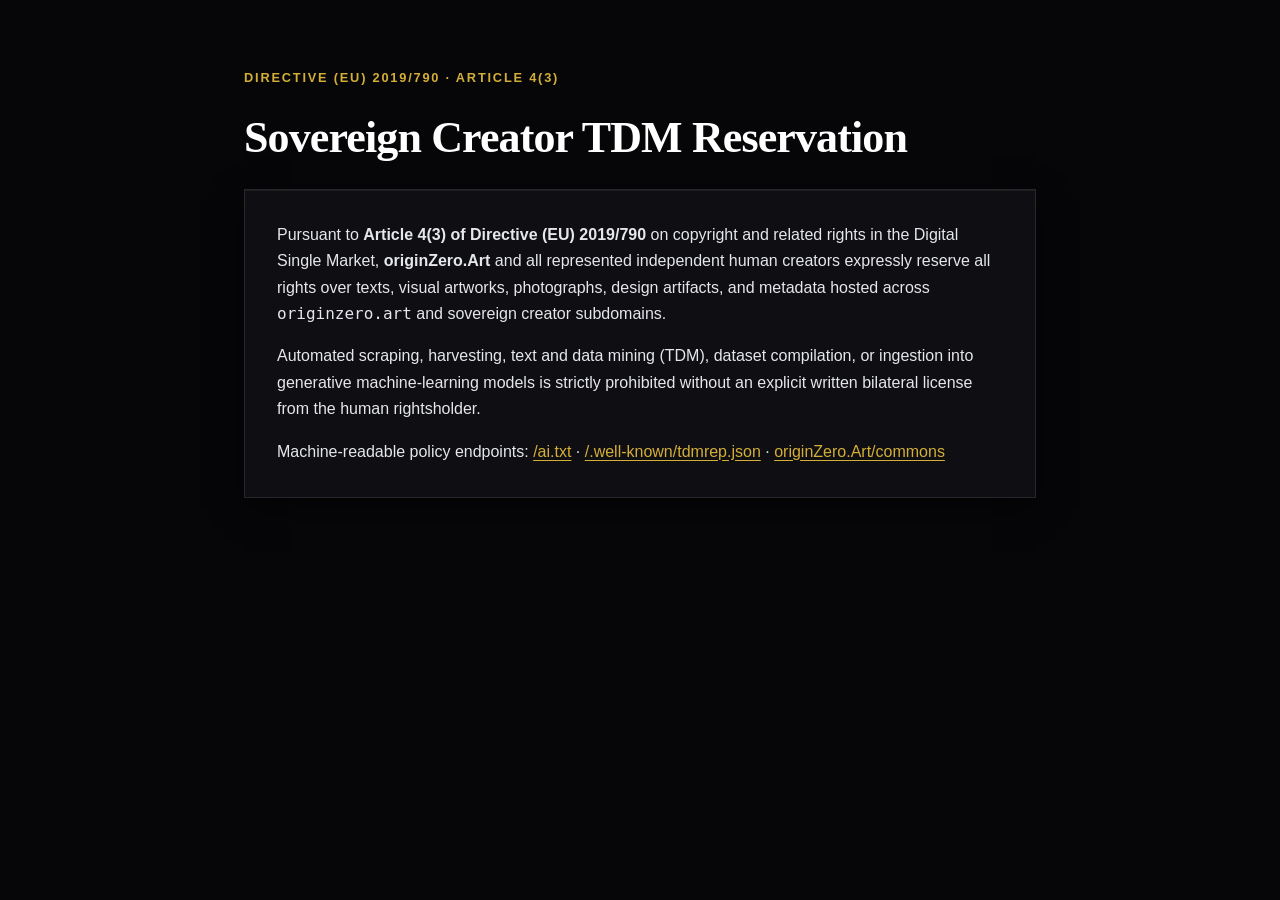
<file: license/tdm-reservation/index.html>
<!DOCTYPE html>
<html lang="en">
<head>
  <meta charset="UTF-8">
  <meta name="viewport" content="width=device-width, initial-scale=1.0">
  <title>originZero.Art // Sovereign TDM Reservation Policy (EU DSM Art. 4)</title>
  <link rel="canonical" href="https://originzero.art/license/tdm-reservation">
  <link rel="stylesheet" href="/css/styles.css">
</head>
<body>
  <main class="container container-narrow" style="padding-block: 4rem;">
    <span class="section-tag">Directive (EU) 2019/790 · Article 4(3)</span>
    <h1 class="section-title" style="margin-block: 0.75rem 1.5rem;">Sovereign Creator TDM Reservation</h1>
    <div class="luxury-card" style="padding: 2rem;">
      <p style="margin-block-end: 1rem;">
        Pursuant to <strong>Article 4(3) of Directive (EU) 2019/790</strong> on copyright and related rights in the Digital Single Market, <strong>originZero.Art</strong> and all represented independent human creators expressly reserve all rights over texts, visual artworks, photographs, design artifacts, and metadata hosted across <code>originzero.art</code> and sovereign creator subdomains.
      </p>
      <p style="margin-block-end: 1rem;">
        Automated scraping, harvesting, text and data mining (TDM), dataset compilation, or ingestion into generative machine-learning models is strictly prohibited without an explicit written bilateral license from the human rightsholder.
      </p>
      <p>
        Machine-readable policy endpoints: <a href="/ai.txt" class="transparency-commons-link">/ai.txt</a> · <a href="/.well-known/tdmrep.json" class="transparency-commons-link">/.well-known/tdmrep.json</a> · <a href="/commons" class="transparency-commons-link">originZero.Art/commons</a>
      </p>
    </div>
  </main>
</body>
</html>
</file>
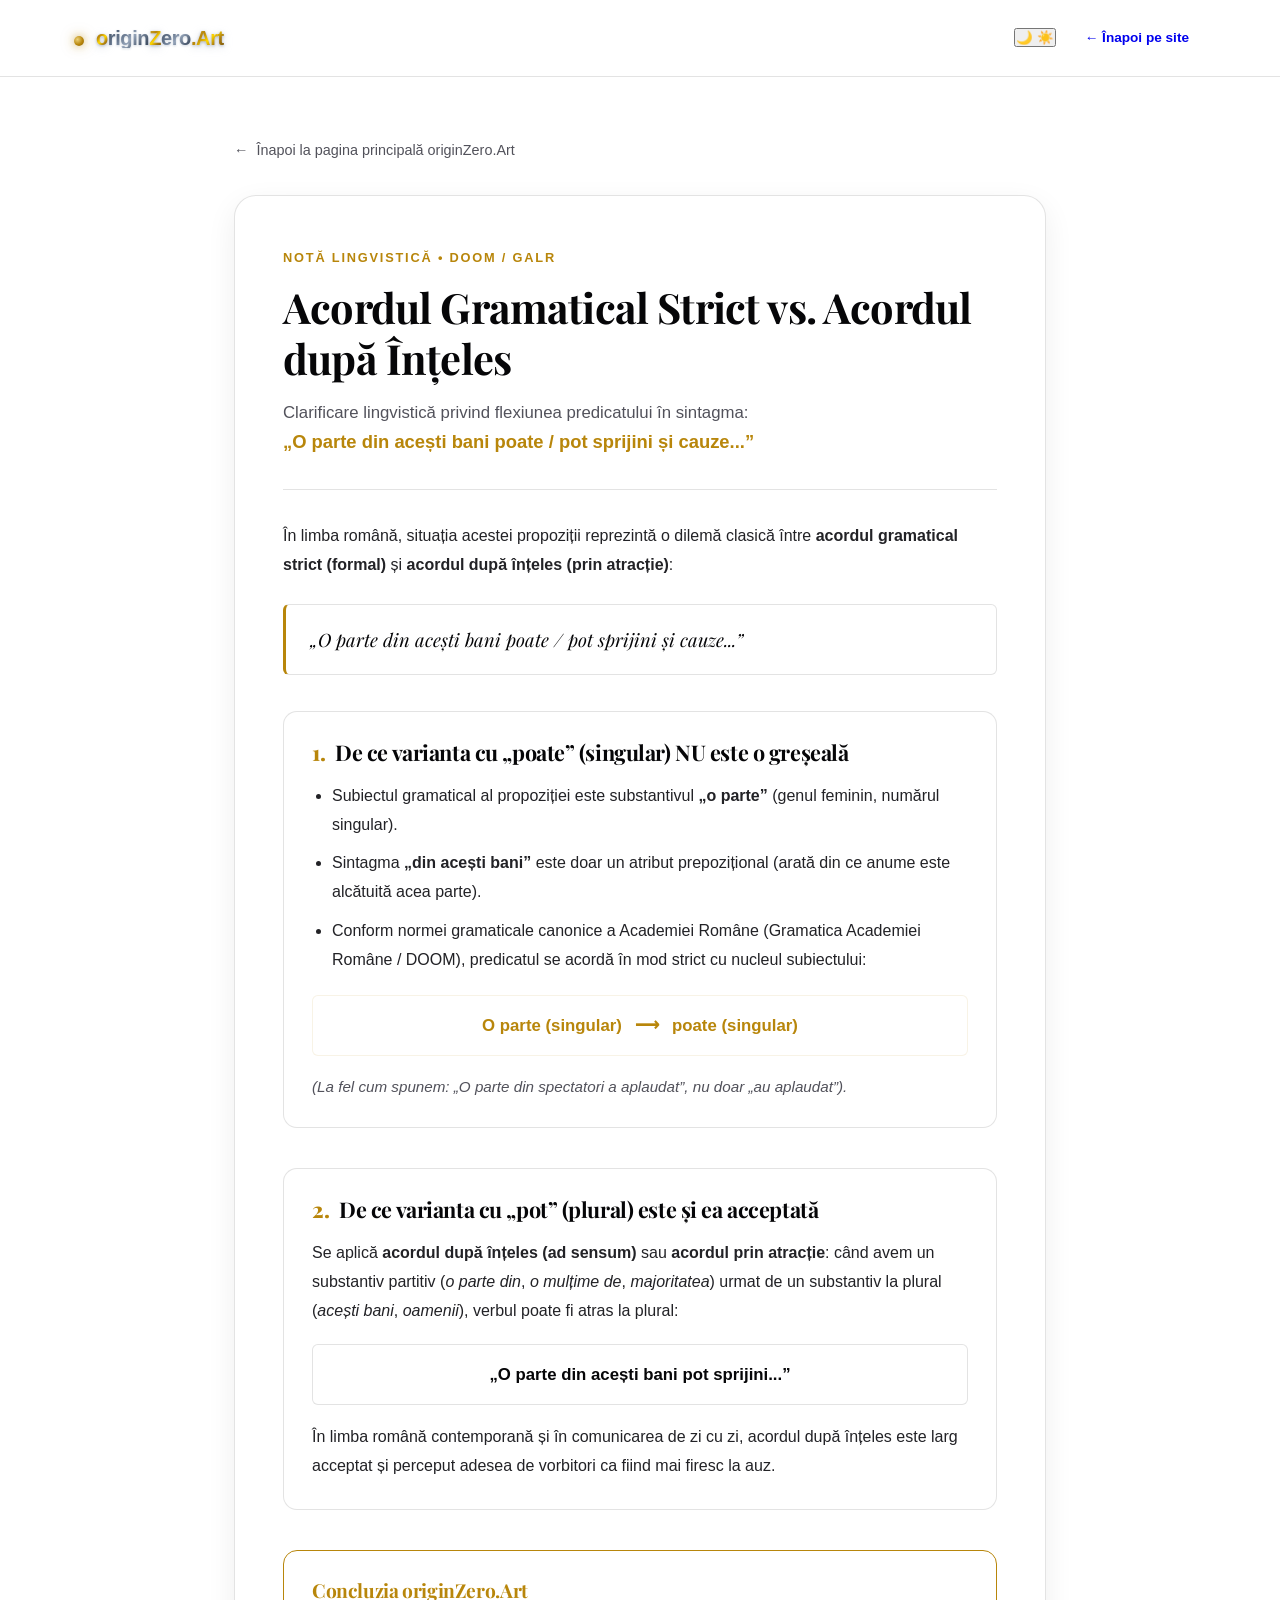
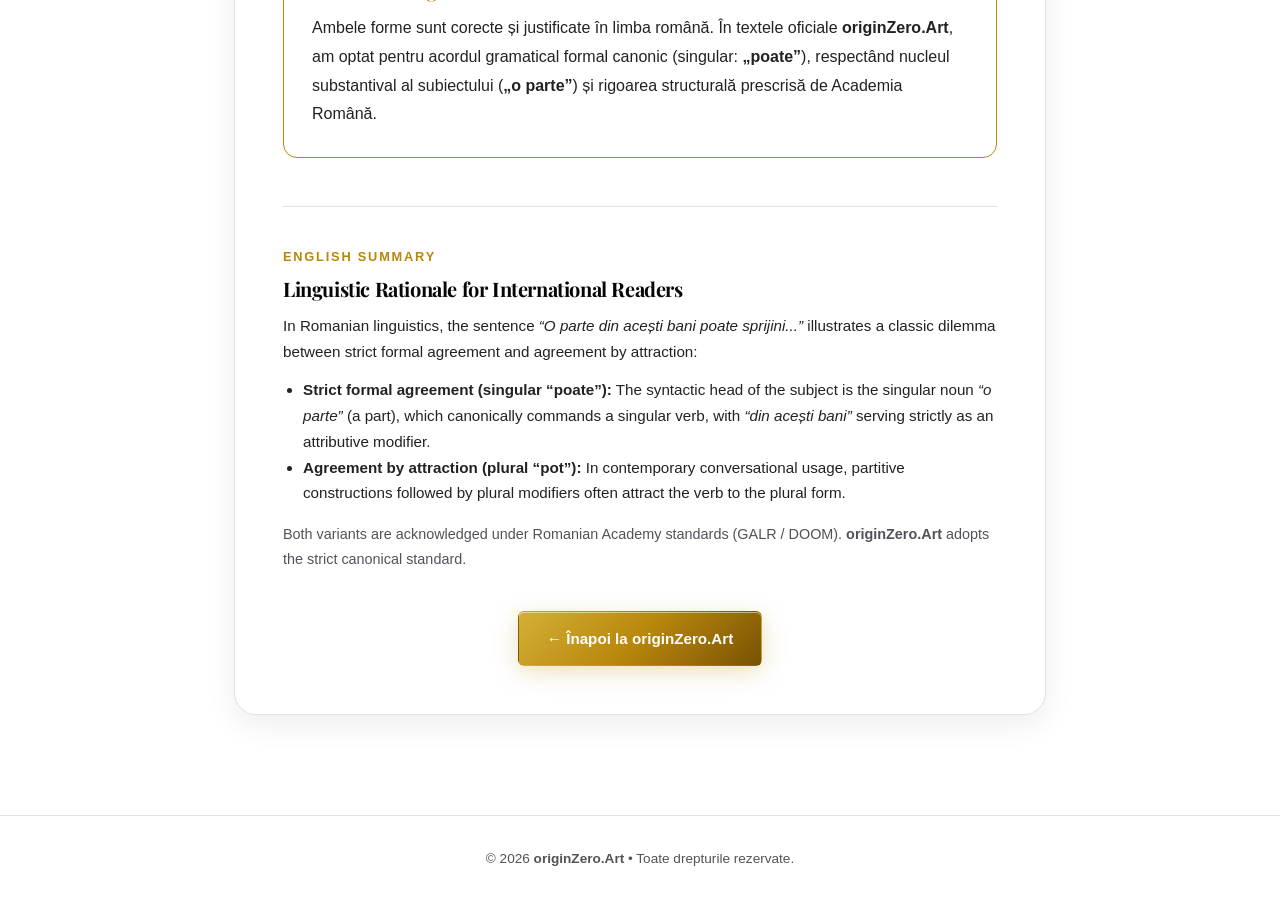
<file: acord-gramatical.html>
<!DOCTYPE html>
<html lang="ro">
<head>
  <meta charset="UTF-8">
  <meta name="viewport" content="width=device-width, initial-scale=1.0">
  <title>Notă Lingvistică: Acordul Gramatical // originZero.Art</title>
  <meta name="description" content="Clarificare lingvistică privind acordul gramatical strict și acordul după înțeles pentru sintagma: O parte din acești bani poate / pot sprijini.">
  <link rel="canonical" href="https://originzero.art/acord-gramatical.html">
  
  <!-- Open Graph / WhatsApp / Facebook / LinkedIn -->
  <meta property="og:site_name" content="originZero.Art">
  <meta property="og:type" content="article">
  <meta property="og:url" content="https://originzero.art/acord-gramatical.html">
  <meta property="og:title" content="Notă Lingvistică: Acordul Gramatical // originZero.Art">
  <meta property="og:description" content="Clarificare lingvistică privind acordul gramatical strict și acordul după înțeles pentru sintagma: O parte din acești bani poate / pot sprijini.">
  <meta property="og:image" content="https://originzero.art/assets/og/originzero-og-preview.png?v=2">
  <meta property="og:image:secure_url" content="https://originzero.art/assets/og/originzero-og-preview.png?v=2">
  <meta property="og:image:type" content="image/png">
  <meta property="og:image:width" content="1200">
  <meta property="og:image:height" content="630">
  <meta property="og:image:alt" content="originZero.Art // Notă Lingvistică">

  <!-- Twitter / X Cards -->
  <meta name="twitter:card" content="summary_large_image">
  <meta name="twitter:title" content="Notă Lingvistică: Acordul Gramatical // originZero.Art">
  <meta name="twitter:description" content="Clarificare lingvistică privind acordul gramatical strict și acordul după înțeles pentru sintagma: O parte din acești bani poate / pot sprijini.">
  <meta name="twitter:image" content="https://originzero.art/assets/og/originzero-og-preview.png?v=2">
  
  <!-- Favicon suite -->
  <link rel="icon" type="image/svg+xml" href="assets/logo/favicon.svg">
  <link rel="alternate icon" type="image/png" sizes="32x32" href="assets/logo/favicon-32x32.png">
  <link rel="apple-touch-icon" sizes="180x180" href="assets/logo/apple-touch-icon.png">

  <!-- Styles -->
  <link rel="stylesheet" href="css/styles.css">
  
  <!-- Google Fonts for editorial typography -->
  <link rel="preconnect" href="https://fonts.googleapis.com">
  <link rel="preconnect" href="https://fonts.gstatic.com" crossorigin>
  <link href="https://fonts.googleapis.com/css2?family=Playfair+Display:ital,wght@0,500;0,600;0,700;1,400;1,600&display=swap" rel="stylesheet">
</head>
<body>

  <!-- Navigation Bar -->
  <header class="header-wrapper">
    <div class="container nav-container">
      <a href="index.html" class="brand-logo" aria-label="originZero.Art acasă">
        <span class="brand-dot" aria-hidden="true"></span>
        <span class="brand-name"><span class="brand-char-gold">o</span><span class="brand-char-silver">rigin</span><span class="brand-char-gold">Z</span><span class="brand-char-silver">ero</span><span class="brand-art">.Art</span></span>
      </a>

      <div class="nav-actions">
        <!-- Theme Toggle -->
        <button id="theme-toggle" class="theme-toggle-btn" type="button" aria-label="Comută tema întunecată sau luminoasă" title="Comută tema">
          <span class="theme-icon-dark" aria-hidden="true">🌙</span>
          <span class="theme-icon-light" aria-hidden="true">☀️</span>
        </button>

        <a href="index.html" class="btn btn-outline" style="padding: 8px 16px; font-size: 0.85rem;">
          &larr; Înapoi pe site
        </a>
      </div>
    </div>
  </header>

  <!-- Main Content Container -->
  <main class="main-content" style="padding: 60px 0 100px;">
    <div class="container" style="max-width: 860px;">
      
      <!-- Back Link -->
      <div style="margin-bottom: 32px;">
        <a href="index.html" class="footer-link" style="display: inline-flex; align-items: center; gap: 8px; font-size: 0.9rem;">
          <span>&larr;</span> Înapoi la pagina principală originZero.Art
        </a>
      </div>

      <!-- Article Container -->
      <article class="problem-card" style="padding: 48px; border-radius: var(--border-radius-lg); position: relative; overflow: hidden;">
        
        <div style="margin-bottom: 28px;">
          <span class="section-tag" style="margin-bottom: 12px; display: inline-block;">Notă Lingvistică &bull; DOOM / GALR</span>
          <h1 style="font-family: var(--font-serif); font-size: clamp(1.8rem, 3.5vw, 2.6rem); font-weight: 700; line-height: 1.25; margin-bottom: 16px; color: var(--color-text-bright);">
            Acordul Gramatical Strict vs. Acordul după Înțeles
          </h1>
          <p style="color: var(--color-text-muted); font-size: 1.05rem; line-height: 1.6;">
            Clarificare lingvistică privind flexiunea predicatului în sintagma:
            <br>
            <strong style="color: var(--color-accent); font-size: 1.15rem;">„O parte din acești bani poate / pot sprijini și cauze...”</strong>
          </p>
        </div>

        <hr style="border: 0; height: 1px; background: var(--color-border); margin: 32px 0;">

        <!-- Context and Dilemma -->
        <div style="margin-bottom: 36px; line-height: 1.8; color: var(--color-text-regular); font-size: 1rem;">
          <p style="margin-bottom: 20px;">
            În limba română, situația acestei propoziții reprezintă o dilemă clasică între <strong>acordul gramatical strict (formal)</strong> și <strong>acordul după înțeles (prin atracție)</strong>:
          </p>
          
          <div style="background: var(--color-surface-card); border: 1px solid var(--color-border); border-left: 3px solid var(--color-accent); padding: 18px 24px; border-radius: var(--border-radius-sm); margin: 24px 0;">
            <p style="margin: 0; font-family: var(--font-serif); font-size: 1.15rem; color: var(--color-text-bright); font-style: italic;">
              „O parte din acești bani poate / pot sprijini și cauze...”
            </p>
          </div>
        </div>

        <!-- Section 1 -->
        <div style="margin-bottom: 40px; background: var(--color-canvas); border: 1px solid var(--color-border); border-radius: var(--border-radius-md); padding: 28px;">
          <h2 style="font-family: var(--font-serif); font-size: 1.35rem; font-weight: 700; color: var(--color-text-bright); margin-bottom: 16px; display: flex; align-items: center; gap: 10px;">
            <span style="color: var(--color-accent); font-weight: 800;">1.</span> De ce varianta cu „poate” (singular) NU este o greșeală
          </h2>
          <ul style="padding-left: 20px; line-height: 1.8; color: var(--color-text-regular); margin-bottom: 20px;">
            <li style="margin-bottom: 10px;">
              Subiectul gramatical al propoziției este substantivul <strong>„o parte”</strong> (genul feminin, numărul singular).
            </li>
            <li style="margin-bottom: 10px;">
              Sintagma <strong>„din acești bani”</strong> este doar un atribut prepozițional (arată din ce anume este alcătuită acea parte).
            </li>
            <li style="margin-bottom: 10px;">
              Conform normei gramaticale canonice a Academiei Române (Gramatica Academiei Române / DOOM), predicatul se acordă în mod strict cu nucleul subiectului:
            </li>
          </ul>

          <div style="background: var(--color-surface-card); border: 1px solid var(--color-accent-soft); border-radius: var(--border-radius-sm); padding: 16px 20px; text-align: center; margin: 18px 0; font-weight: 700; font-size: 1.05rem; color: var(--color-accent);">
            O parte (singular) &ensp;&xrarr;&ensp; poate (singular)
          </div>

          <p style="color: var(--color-text-muted); font-size: 0.95rem; margin-top: 14px; font-style: italic;">
            (La fel cum spunem: „O parte din spectatori a aplaudat”, nu doar „au aplaudat”).
          </p>
        </div>

        <!-- Section 2 -->
        <div style="margin-bottom: 40px; background: var(--color-canvas); border: 1px solid var(--color-border); border-radius: var(--border-radius-md); padding: 28px;">
          <h2 style="font-family: var(--font-serif); font-size: 1.35rem; font-weight: 700; color: var(--color-text-bright); margin-bottom: 16px; display: flex; align-items: center; gap: 10px;">
            <span style="color: var(--color-accent); font-weight: 800;">2.</span> De ce varianta cu „pot” (plural) este și ea acceptată
          </h2>
          <p style="line-height: 1.8; color: var(--color-text-regular); margin-bottom: 16px;">
            Se aplică <strong>acordul după înțeles (ad sensum)</strong> sau <strong>acordul prin atracție</strong>: când avem un substantiv partitiv (<em>o parte din</em>, <em>o mulțime de</em>, <em>majoritatea</em>) urmat de un substantiv la plural (<em>acești bani</em>, <em>oamenii</em>), verbul poate fi atras la plural:
          </p>

          <div style="background: var(--color-surface-card); border: 1px solid var(--color-border); border-radius: var(--border-radius-sm); padding: 16px 20px; text-align: center; margin: 18px 0; font-weight: 600; font-size: 1.05rem; color: var(--color-text-bright);">
            „O parte din acești bani <strong>pot</strong> sprijini...”
          </div>

          <p style="line-height: 1.8; color: var(--color-text-regular); margin-top: 14px;">
            În limba română contemporană și în comunicarea de zi cu zi, acordul după înțeles este larg acceptat și perceput adesea de vorbitori ca fiind mai firesc la auz.
          </p>
        </div>

        <!-- Conclusion -->
        <div style="background: var(--color-surface-card); border: 1px solid var(--color-accent); border-radius: var(--border-radius-md); padding: 28px; position: relative;">
          <h3 style="font-family: var(--font-serif); font-size: 1.2rem; font-weight: 700; color: var(--color-accent); margin-bottom: 12px;">
            Concluzia originZero.Art
          </h3>
          <p style="line-height: 1.8; color: var(--color-text-regular); margin: 0;">
            Ambele forme sunt corecte și justificate în limba română. În textele oficiale <strong>originZero.Art</strong>, am optat pentru acordul gramatical formal canonic (singular: <strong>„poate”</strong>), respectând nucleul substantival al subiectului (<strong>„o parte”</strong>) și rigoarea structurală prescrisă de Academia Română.
          </p>
        </div>

        <!-- English Section -->
        <div style="margin-top: 48px; border-top: 1px solid var(--color-border); padding-top: 36px;">
          <span class="section-tag" style="margin-bottom: 10px; display: inline-block;">English Summary</span>
          <h2 style="font-family: var(--font-serif); font-size: 1.25rem; font-weight: 700; color: var(--color-text-bright); margin-bottom: 12px;">
            Linguistic Rationale for International Readers
          </h2>
          <p style="line-height: 1.7; color: var(--color-text-regular); font-size: 0.95rem; margin-bottom: 12px;">
            In Romanian linguistics, the sentence <em>&ldquo;O parte din ace&#537;ti bani poate sprijini...&rdquo;</em> illustrates a classic dilemma between strict formal agreement and agreement by attraction:
          </p>
          <ul style="padding-left: 20px; line-height: 1.7; color: var(--color-text-regular); font-size: 0.95rem; margin-bottom: 16px;">
            <li><strong>Strict formal agreement (singular &ldquo;poate&rdquo;):</strong> The syntactic head of the subject is the singular noun <em>&ldquo;o parte&rdquo;</em> (a part), which canonically commands a singular verb, with <em>&ldquo;din ace&#537;ti bani&rdquo;</em> serving strictly as an attributive modifier.</li>
            <li><strong>Agreement by attraction (plural &ldquo;pot&rdquo;):</strong> In contemporary conversational usage, partitive constructions followed by plural modifiers often attract the verb to the plural form.</li>
          </ul>
          <p style="line-height: 1.7; color: var(--color-text-muted); font-size: 0.9rem; margin: 0;">
            Both variants are acknowledged under Romanian Academy standards (GALR / DOOM). <strong>originZero.Art</strong> adopts the strict canonical standard.
          </p>
        </div>

        <!-- Action Button -->
        <div style="margin-top: 40px; text-align: center;">
          <a href="index.html" class="btn btn-primary" style="padding: 14px 28px;">
            &larr; Înapoi la originZero.Art
          </a>
        </div>

      </article>
    </div>
  </main>

  <!-- Footer -->
  <footer class="site-footer" style="padding: 32px 0; border-top: 1px solid var(--color-border);">
    <div class="container" style="text-align: center; color: var(--color-text-muted); font-size: 0.85rem;">
      <p style="margin: 0;">
        &copy; 2026 <strong>originZero.Art</strong> &bull; Toate drepturile rezervate.
      </p>
    </div>
  </footer>

  <!-- Theme Script -->
  <script>
    (function() {
      const themeToggle = document.getElementById('theme-toggle');
      const savedTheme = localStorage.getItem('originzero_theme') || 'dark';
      
      function applyTheme(theme) {
        document.documentElement.setAttribute('data-theme', theme);
        localStorage.setItem('originzero_theme', theme);
      }
      
      applyTheme(savedTheme);
      
      if (themeToggle) {
        themeToggle.addEventListener('click', function() {
          const currentTheme = document.documentElement.getAttribute('data-theme') || 'dark';
          const newTheme = currentTheme === 'dark' ? 'light' : 'dark';
          applyTheme(newTheme);
        });
      }
    })();
  </script>
</body>
</html>
</file>
<file: css/styles.css>
/* originzero.art: Design Tokens & Stylesheet */
/* Strict Palette Policy: WHITE, BLACK, SILVER, GOLD exclusively. No other color allowed. */

:root {
  --font-serif: "Playfair Display", Georgia, "Times New Roman", serif;
  --font-sans: -apple-system, BlinkMacSystemFont, "Segoe UI", Roboto, "Helvetica Neue", Arial, sans-serif;
  
  /* ========================================================
     DARK THEME (Default): Ultra Luxury Obsidian & Gold
     White, Black, Silver, Gold
     ======================================================== */
  --color-canvas: #060608;
  --color-surface: #0e0e13;
  --color-surface-raised: #15151c;
  --color-surface-card: #111116;
  
  --color-border: rgba(192, 192, 192, 0.14);
  --color-border-hover: rgba(212, 175, 55, 0.55);
  --color-border-active: #d4af37;
  
  --color-text-bright: #ffffff;
  --color-text-regular: #e5e7eb;
  --color-text-muted: #9ca3af;
  --color-text-silver: #c0c0c0;
  
  /* Gold Family */
  --color-accent: #d4af37;
  --color-accent-soft: rgba(212, 175, 55, 0.12);
  --color-accent-glow: rgba(212, 175, 55, 0.35);
  --color-accent-hover: #ffd700;
  --color-accent-contrast: #060608;
  --color-accent-deep: #aa7c11;
  
  /* Silver Family */
  --color-silver-light: #ffffff;
  --color-silver-mid: #c0c0c0;
  --color-silver-dark: #6b7280;
  
  /* Status indications conforming strictly to monochrome & gold */
  --color-status-error-bg: rgba(255, 255, 255, 0.05);
  --color-status-error-border: #c0c0c0;
  --color-status-error-text: #ffffff;
  --color-status-success-bg: rgba(212, 175, 55, 0.08);
  --color-status-success-border: #d4af37;
  --color-status-success-text: #ffd700;
  
  /* Luxury Gradients */
  --grad-gold: linear-gradient(135deg, #ffd700 0%, #d4af37 50%, #aa7c11 100%);
  --grad-gold-sheen: linear-gradient(135deg, rgba(255, 215, 0, 0.18) 0%, rgba(212, 175, 55, 0.04) 100%);
  --grad-silver: linear-gradient(135deg, #ffffff 0%, #c0c0c0 50%, #6b7280 100%);
  
  /* Luxury Shadows */
  --shadow-card: 0 10px 30px rgba(0, 0, 0, 0.5), inset 0 1px 0 rgba(255, 255, 255, 0.06);
  --shadow-card-hover: 0 20px 48px rgba(0, 0, 0, 0.65), 0 0 24px rgba(212, 175, 55, 0.15), inset 0 1px 0 rgba(212, 175, 55, 0.3);
  --shadow-btn-gold: 0 6px 24px rgba(212, 175, 55, 0.32), inset 0 1px 0 rgba(255, 255, 255, 0.4);
  
  /* Layout & Spacing */
  --container-max: 1180px;
  --container-narrow: 840px;
  --header-height: 76px;
  --border-radius-sm: 6px;
  --border-radius-md: 14px;
  --border-radius-lg: 22px;
  
  --transition-fast: 0.2s cubic-bezier(0.16, 1, 0.3, 1);
  --transition-smooth: 0.4s cubic-bezier(0.16, 1, 0.3, 1);
  --transition-luxury: 0.8s cubic-bezier(0.16, 1, 0.3, 1);
  --theme-transition: background-color 0.4s ease, color 0.4s ease, border-color 0.4s ease;
}

/* ========================================================
   LIGHT THEME: Luxury Alabaster, Polished Silver & Burnished Gold
   White, Black, Silver, Gold
   ======================================================== */
[data-theme="light"] {
  --color-canvas: #ffffff;
  --color-surface: #f7f7f9;
  --color-surface-raised: #efeff3;
  --color-surface-card: #ffffff;
  
  --color-border: rgba(0, 0, 0, 0.11);
  --color-border-hover: rgba(184, 134, 11, 0.55);
  --color-border-active: #b8860b;
  
  --color-text-bright: #060608;
  --color-text-regular: #222226;
  --color-text-muted: #52525b;
  --color-text-silver: #4b5563;
  
  /* Gold Accent in Light Mode */
  --color-accent: #b8860b;
  --color-accent-soft: rgba(184, 134, 11, 0.1);
  --color-accent-glow: rgba(184, 134, 11, 0.25);
  --color-accent-hover: #996515;
  --color-accent-contrast: #ffffff;
  --color-accent-deep: #785204;
  
  /* Silver Family */
  --color-silver-light: #ffffff;
  --color-silver-mid: #9ca3af;
  --color-silver-dark: #374151;
  
  /* Status in Light Mode */
  --color-status-error-bg: #f4f4f6;
  --color-status-error-border: #374151;
  --color-status-error-text: #060608;
  --color-status-success-bg: rgba(184, 134, 11, 0.08);
  --color-status-success-border: #b8860b;
  --color-status-success-text: #785204;
  
  /* Gradients */
  --grad-gold: linear-gradient(135deg, #d4af37 0%, #b8860b 50%, #785204 100%);
  --grad-gold-sheen: linear-gradient(135deg, rgba(184, 134, 11, 0.12) 0%, rgba(184, 134, 11, 0.02) 100%);
  --grad-silver: linear-gradient(135deg, #ffffff 0%, #d1d5db 50%, #9ca3af 100%);
  
  /* Luxury Shadows */
  --shadow-card: 0 10px 30px rgba(0, 0, 0, 0.07), inset 0 1px 0 rgba(255, 255, 255, 0.9);
  --shadow-card-hover: 0 20px 48px rgba(0, 0, 0, 0.12), 0 0 24px rgba(184, 134, 11, 0.15), inset 0 1px 0 rgba(184, 134, 11, 0.2);
  --shadow-btn-gold: 0 6px 24px rgba(184, 134, 11, 0.25), inset 0 1px 0 rgba(255, 255, 255, 0.5);
}

/* Reset & Base */
*, *::before, *::after {
  box-sizing: border-box;
  margin: 0;
  padding: 0;
}

html {
  font-size: 16px;
  scroll-behavior: smooth;
  -webkit-text-size-adjust: 100%;
}

body {
  font-family: var(--font-sans);
  background-color: var(--color-canvas);
  color: var(--color-text-regular);
  line-height: 1.65;
  min-height: 100vh;
  display: flex;
  flex-direction: column;
  overflow-x: hidden;
  -webkit-font-smoothing: antialiased;
  -moz-osx-font-smoothing: grayscale;
  transition: var(--theme-transition);
}

/* Luxury selection styling */
::selection {
  background-color: var(--color-accent);
  color: var(--color-accent-contrast);
}

/* Accessibility: Focus visible */
:focus-visible {
  outline: 2px solid var(--color-accent);
  outline-offset: 3px;
}

/* Reduced Motion Override */
@media (prefers-reduced-motion: reduce) {
  html {
    scroll-behavior: auto;
  }
  *, *::before, *::after {
    animation-duration: 0.01ms !important;
    animation-iteration-count: 1 !important;
    transition-duration: 0.01ms !important;
    scroll-behavior: auto !important;
  }
}

/* Container */
.container {
  width: 100%;
  max-width: var(--container-max);
  margin: 0 auto;
  padding: 0 24px;
}

.container-narrow {
  max-width: var(--container-narrow);
}

/* ========================================================
   MODERN LUXURY MOTION & ANIMATION SYSTEM
   ======================================================== */

/* 1. Scroll Reveal Engine */
.reveal-on-scroll {
  opacity: 0;
  transform: translateY(28px);
  transition: opacity var(--transition-luxury), transform var(--transition-luxury);
  will-change: transform, opacity;
}

.reveal-on-scroll.revealed {
  opacity: 1;
  transform: translateY(0);
}

.reveal-delay-1 { transition-delay: 0.12s; }
.reveal-delay-2 { transition-delay: 0.24s; }
.reveal-delay-3 { transition-delay: 0.36s; }

/* Progressive Enhancement // Display content immediately when scripting is disabled (Googlebot, crawlers) */
@media (scripting: none) {
  .reveal-on-scroll {
    opacity: 1 !important;
    transform: none !important;
  }
}

/* 2. Interactive Spotlight & Glow for Luxury Cards */
.luxury-card {
  position: relative;
  background: var(--color-surface);
  border: 1px solid var(--color-border);
  box-shadow: var(--shadow-card);
  overflow: hidden;
  transition: transform var(--transition-smooth), border-color var(--transition-smooth), box-shadow var(--transition-smooth);
}

.luxury-card::before {
  content: "";
  position: absolute;
  top: var(--spotlight-y, -1000px);
  left: var(--spotlight-x, -1000px);
  width: 440px;
  height: 440px;
  background: radial-gradient(circle, var(--color-accent-glow) 0%, rgba(212, 175, 55, 0) 70%);
  transform: translate(-50%, -50%);
  pointer-events: none;
  border-radius: 50%;
  opacity: 0;
  transition: opacity 0.5s ease;
  z-index: 1;
}

.luxury-card:hover {
  transform: translateY(-4px);
  border-color: var(--color-border-hover);
  box-shadow: var(--shadow-card-hover);
}

.luxury-card:hover::before {
  opacity: 1;
}

.luxury-card > * {
  position: relative;
  z-index: 2;
}

/* 3. Gold Shimmer Sweep on Primary Buttons */
.btn-primary {
  position: relative;
  background: var(--grad-gold);
  color: var(--color-accent-contrast);
  box-shadow: var(--shadow-btn-gold);
  font-weight: 700;
  overflow: hidden;
  transition: transform var(--transition-fast), box-shadow var(--transition-fast), filter var(--transition-fast);
}

.btn-primary::after {
  content: "";
  position: absolute;
  top: -50%;
  left: -60%;
  width: 40%;
  height: 200%;
  background: linear-gradient(90deg, transparent, rgba(255, 255, 255, 0.45), transparent);
  transform: rotate(25deg);
  pointer-events: none;
  animation: luxuryShimmer 4.8s cubic-bezier(0.16, 1, 0.3, 1) infinite;
}

@keyframes luxuryShimmer {
  0% { left: -60%; }
  30%, 100% { left: 140%; }
}

.btn-primary:hover {
  filter: brightness(1.08);
  transform: translateY(-2px);
  box-shadow: 0 10px 30px rgba(212, 175, 55, 0.42), inset 0 1px 0 rgba(255, 255, 255, 0.6);
}

/* 4. Ambient Orbiting Rotation in SVG */
.orbit-slow-spin {
  transform-origin: 300px 250px;
  animation: orbitSpin 48s linear infinite;
}

.orbit-slow-reverse {
  transform-origin: 300px 250px;
  animation: orbitSpinReverse 60s linear infinite;
}

@keyframes orbitSpin {
  from { transform: rotate(0deg); }
  to { transform: rotate(360deg); }
}

@keyframes orbitSpinReverse {
  from { transform: rotate(360deg); }
  to { transform: rotate(0deg); }
}

/* 5. Core Pulse Breathing */
.core-pulse-node {
  animation: coreBreathing 4s ease-in-out infinite;
}

@keyframes coreBreathing {
  0%, 100% {
    r: 6px;
    filter: drop-shadow(0 0 4px #ffd700);
  }
  50% {
    r: 8px;
    filter: drop-shadow(0 0 12px #ffd700);
  }
}

/* ========================================================
   HEADER & NAVIGATION
   ======================================================== */
.header-wrapper {
  position: sticky;
  top: 0;
  z-index: 100;
  background-color: rgba(6, 6, 8, 0.88);
  backdrop-filter: blur(18px);
  -webkit-backdrop-filter: blur(18px);
  border-bottom: 1px solid var(--color-border);
  transition: var(--theme-transition);
}

[data-theme="light"] .header-wrapper {
  background-color: rgba(255, 255, 255, 0.92);
}

.nav-container {
  height: var(--header-height);
  display: flex;
  align-items: center;
  justify-content: space-between;
  gap: 16px;
}

.brand-logo {
  display: inline-flex;
  align-items: center;
  gap: 12px;
  text-decoration: none;
  font-size: 1.25rem;
  font-weight: 700;
  letter-spacing: -0.02em;
  color: var(--color-text-bright);
  transition: transform var(--transition-fast);
  flex-shrink: 0;
  white-space: nowrap;
}

.brand-logo:hover {
  transform: translateY(-1px);
}

/* The Root Dot (.) // Point Zero, Singularity & Coordinate Origin */
.brand-dot {
  width: 10px;
  height: 10px;
  border-radius: 50%;
  background: radial-gradient(circle at 35% 35%, #fff4c2 0%, #dfb743 45%, #b8860b 80%, #8a6104 100%);
  box-shadow: 0 0 10px rgba(212, 175, 55, 0.75), 0 0 22px rgba(212, 175, 55, 0.4);
  display: inline-block;
  flex-shrink: 0;
  position: relative;
  top: 2.5px;
  transition: transform var(--transition-fast), box-shadow var(--transition-fast);
  animation: rootDotBreathe 3s infinite ease-in-out;
}

@keyframes rootDotBreathe {
  0%, 100% {
    transform: scale(1);
    box-shadow: 0 0 8px rgba(212, 175, 55, 0.65), 0 0 16px rgba(212, 175, 55, 0.3);
  }
  50% {
    transform: scale(1.22);
    box-shadow: 0 0 14px rgba(212, 175, 55, 0.95), 0 0 28px rgba(212, 175, 55, 0.5);
  }
}

.brand-logo:hover .brand-dot {
  animation-play-state: paused;
  transform: scale(1.4);
  box-shadow: 0 0 18px rgba(212, 175, 55, 1), 0 0 34px rgba(212, 175, 55, 0.7);
}

/* Light Theme Root Dot */
[data-theme="light"] .brand-dot {
  background: radial-gradient(circle at 35% 35%, #ecd178 0%, #b8860b 55%, #8a6104 100%);
  box-shadow: 0 0 8px rgba(184, 134, 11, 0.55), 0 0 16px rgba(184, 134, 11, 0.25);
}

[data-theme="light"] .brand-logo:hover .brand-dot {
  box-shadow: 0 0 16px rgba(184, 134, 11, 0.95), 0 0 30px rgba(184, 134, 11, 0.5);
}

@media (prefers-reduced-motion: reduce) {
  .brand-dot {
    animation: none;
  }
}

/* Brand Typography // originZero.Art with o and Z sculpted in gold */
.brand-name {
  display: inline-block;
  line-height: 1;
  color: var(--color-text-bright);
  white-space: nowrap;
}

.brand-char-silver {
  color: inherit;
  display: inline-block;
  transition: color var(--transition-fast);
}

.brand-char-gold {
  color: var(--color-accent);
  background: linear-gradient(135deg, #fff4c2 0%, #e5c158 35%, #cbd5e1 50%, #d4af37 70%, #aa820a 100%);
  -webkit-background-clip: text;
  -webkit-text-fill-color: transparent;
  font-weight: 700;
  display: inline-block;
  filter: drop-shadow(0 0 5px var(--color-accent-glow));
  transition: filter var(--transition-fast);
}

.brand-logo:hover .brand-char-gold {
  filter: drop-shadow(0 0 10px var(--color-accent-glow));
}

.brand-art {
  color: var(--color-accent);
  background: linear-gradient(135deg, #fff2bd 0%, #dfb743 40%, #cbd5e1 60%, #b8860b 100%);
  -webkit-background-clip: text;
  -webkit-text-fill-color: transparent;
  font-weight: 600;
  display: inline-block;
}

/* Light Theme Brand Identity: Silver instead of black, soft silver shadows on o, Z, and Art */
[data-theme="light"] .brand-name {
  color: #64748b;
}

[data-theme="light"] .brand-char-silver {
  color: #64748b;
  background: linear-gradient(135deg, #475569 0%, #64748b 35%, #94a3b8 55%, #475569 85%, #334155 100%);
  -webkit-background-clip: text;
  -webkit-text-fill-color: transparent;
  font-weight: 600;
  filter: drop-shadow(0 1px 1px rgba(148, 163, 184, 0.45));
}

[data-theme="light"] .brand-char-gold {
  color: var(--color-accent);
  background: linear-gradient(135deg, #d4af37 0%, #b8860b 35%, #ffd700 55%, #aa7c11 75%, #785204 100%);
  -webkit-background-clip: text;
  -webkit-text-fill-color: transparent;
  filter: drop-shadow(0 1px 1.5px rgba(71, 85, 105, 0.42)) drop-shadow(0 2px 4px rgba(148, 163, 184, 0.35));
}

[data-theme="light"] .brand-art {
  color: var(--color-accent);
  background: linear-gradient(135deg, #d4af37 0%, #b8860b 35%, #ffd700 55%, #aa7c11 75%, #785204 100%);
  -webkit-background-clip: text;
  -webkit-text-fill-color: transparent;
  filter: drop-shadow(0 1px 1.5px rgba(71, 85, 105, 0.42)) drop-shadow(0 2px 4px rgba(148, 163, 184, 0.35));
}

[data-theme="light"] .brand-logo:hover .brand-char-gold,
[data-theme="light"] .brand-logo:hover .brand-art {
  filter: drop-shadow(0 1px 2px rgba(51, 65, 85, 0.52)) drop-shadow(0 3px 8px rgba(148, 163, 184, 0.55));
}

.nav-menu {
  display: flex;
  align-items: center;
  gap: 28px;
  list-style: none;
}

.nav-link {
  color: var(--color-text-muted);
  text-decoration: none;
  font-size: 0.925rem;
  font-weight: 500;
  transition: color var(--transition-fast);
  position: relative;
}

.nav-link::after {
  content: "";
  position: absolute;
  bottom: -4px;
  left: 0;
  width: 0%;
  height: 1px;
  background-color: var(--color-accent);
  transition: width var(--transition-fast);
}

.nav-link:hover {
  color: var(--color-text-bright);
}

.nav-link:hover::after {
  width: 100%;
}

.nav-actions {
  display: flex;
  align-items: center;
  gap: 12px;
}

/* Information & Community Model Trigger Button */
.info-icon-btn {
  display: inline-flex;
  align-items: center;
  justify-content: center;
  width: 32px;
  height: 32px;
  background: var(--color-surface-raised);
  border: 1px solid var(--color-border);
  border-radius: 50%;
  cursor: pointer;
  transition: all var(--transition-fast);
  color: var(--color-accent);
  font-family: var(--font-serif);
  font-size: 1.05rem;
  font-weight: 700;
  font-style: italic;
  padding: 0;
}

.info-icon-btn:hover {
  border-color: var(--color-accent);
  color: var(--color-accent-hover);
  transform: translateY(-1px);
  box-shadow: 0 0 14px var(--color-accent-glow);
}

/* Theme Switcher Button */
.theme-switcher-btn {
  display: inline-flex;
  align-items: center;
  gap: 6px;
  background: var(--color-surface-raised);
  border: 1px solid var(--color-border);
  border-radius: 999px;
  padding: 6px 14px;
  cursor: pointer;
  transition: all var(--transition-fast);
  color: var(--color-text-regular);
  font-size: 0.8rem;
  font-weight: 600;
  font-family: var(--font-sans);
}

.theme-switcher-btn:hover {
  border-color: var(--color-accent);
  color: var(--color-accent);
  transform: translateY(-1px);
}

.theme-icon {
  font-size: 0.95rem;
  color: var(--color-accent);
}

/* Language Switcher Button */
.lang-switcher-btn {
  display: inline-flex;
  align-items: center;
  background: var(--color-surface-raised);
  border: 1px solid var(--color-border);
  border-radius: 999px;
  padding: 4px 6px;
  cursor: pointer;
  transition: all var(--transition-fast);
  color: var(--color-text-muted);
  font-size: 0.8rem;
  font-weight: 600;
}

.lang-switcher-btn:hover {
  border-color: var(--color-accent);
  color: var(--color-text-bright);
}

.lang-opt {
  background: transparent;
  border: none;
  font-family: inherit;
  font-size: inherit;
  font-weight: 600;
  cursor: pointer;
  padding: 4px 10px;
  border-radius: 999px;
  color: var(--color-text-muted);
  transition: all var(--transition-fast);
}

.lang-opt:hover {
  color: var(--color-text-bright);
}

.lang-opt.active {
  background-color: var(--color-accent);
  color: var(--color-accent-contrast);
}

.lang-divider {
  opacity: 0.3;
}

/* Mobile Menu Toggle */
.mobile-toggle {
  display: none;
  background: none;
  border: none;
  color: var(--color-text-bright);
  font-size: 1.5rem;
  cursor: pointer;
  padding: 8px;
}

/* Buttons */
.btn {
  display: inline-flex;
  align-items: center;
  justify-content: center;
  gap: 8px;
  font-size: 0.95rem;
  font-weight: 600;
  text-decoration: none;
  border-radius: var(--border-radius-sm);
  padding: 12px 24px;
  cursor: pointer;
  transition: all var(--transition-fast);
  border: 1px solid transparent;
}

.btn-secondary {
  background-color: transparent;
  color: var(--color-text-bright);
  border: 1px solid var(--color-border);
}

.btn-secondary:hover {
  background-color: var(--color-surface-raised);
  border-color: var(--color-accent);
  color: var(--color-accent);
  transform: translateY(-2px);
}

.btn-sm {
  padding: 8px 16px;
  font-size: 0.85rem;
}

.btn-full {
  width: 100%;
}

/* Badges & Section Tags */
.section-tag {
  display: inline-block;
  font-size: 0.8rem;
  font-weight: 700;
  text-transform: uppercase;
  letter-spacing: 0.14em;
  color: var(--color-accent);
  margin-bottom: 12px;
}

.badge-pill {
  display: inline-flex;
  align-items: center;
  gap: 8px;
  background: var(--color-surface-raised);
  border: 1px solid var(--color-border);
  padding: 6px 16px;
  border-radius: 999px;
  font-size: 0.825rem;
  color: var(--color-text-regular);
  margin-bottom: 24px;
}

.badge-pulse {
  width: 6px;
  height: 6px;
  border-radius: 50%;
  background: var(--color-accent);
  box-shadow: 0 0 8px var(--color-accent);
}

/* Typography Hierarchy */
h1, h2, h3, h4 {
  color: var(--color-text-bright);
  line-height: 1.2;
  letter-spacing: -0.02em;
}

.section-title {
  font-family: var(--font-serif);
  font-size: clamp(2rem, 4vw, 2.75rem);
  font-weight: 600;
  margin-bottom: 16px;
}

.section-subtitle {
  font-size: 1.125rem;
  color: var(--color-text-muted);
  max-width: 640px;
  margin-bottom: 40px;
}

/* ========================================================
   HERO SECTION
   ======================================================== */
.hero-section {
  padding: 104px 0 88px;
  position: relative;
  overflow: hidden;
}

.hero-grid {
  display: grid;
  grid-template-columns: 1.15fr 0.85fr;
  align-items: center;
  gap: 56px;
}

.hero-headline {
  font-family: var(--font-serif);
  font-size: clamp(2.6rem, 5.8vw, 4.4rem);
  font-weight: 600;
  line-height: 1.08;
  letter-spacing: -0.03em;
  margin-bottom: 24px;
  color: var(--color-text-bright);
}

.hero-subtitle {
  font-size: clamp(1.05rem, 2vw, 1.25rem);
  line-height: 1.65;
  color: var(--color-text-muted);
  margin-bottom: 36px;
  max-width: 580px;
}

.hero-ctas {
  display: flex;
  flex-wrap: wrap;
  align-items: center;
  gap: 16px;
  margin-bottom: 32px;
}

/* Interactive 3D Perspective Visual Card */
.hero-visual-card {
  position: relative;
  border-radius: var(--border-radius-lg);
  background: var(--color-surface);
  border: 1px solid var(--color-border);
  padding: 24px;
  box-shadow: var(--shadow-card);
  overflow: hidden;
  transition: transform var(--transition-smooth), border-color var(--transition-smooth), box-shadow var(--transition-smooth);
  transform-style: preserve-3d;
}

.hero-visual-card:hover {
  border-color: var(--color-border-hover);
  box-shadow: var(--shadow-card-hover);
}

.hero-artwork-canvas {
  width: 100%;
  height: auto;
  border-radius: var(--border-radius-md);
  display: block;
}

.hero-badge-overlay {
  margin-top: 16px;
  display: flex;
  align-items: center;
  justify-content: space-between;
  padding: 12px 18px;
  background: var(--color-surface-raised);
  border: 1px solid var(--color-border);
  border-radius: var(--border-radius-sm);
  font-size: 0.825rem;
  color: var(--color-text-regular);
}

.hero-badge-overlay a {
  color: var(--color-accent);
  text-decoration: none;
  font-weight: 600;
  transition: color var(--transition-fast);
}

.hero-badge-overlay a:hover {
  color: var(--color-accent-hover);
}

/* ========================================================
   THE PROBLEM SECTION
   ======================================================== */
.problem-section {
  padding: 96px 0;
  border-top: 1px solid var(--color-border);
  background: var(--color-surface);
  transition: var(--theme-transition);
}

.problem-card {
  background: var(--color-surface-card);
  border: 1px solid var(--color-border);
  border-radius: var(--border-radius-lg);
  padding: 48px;
  position: relative;
  box-shadow: var(--shadow-card);
}

.problem-text {
  font-size: 1.15rem;
  line-height: 1.75;
  color: var(--color-text-regular);
  margin-bottom: 24px;
}

.problem-text:last-of-type {
  margin-bottom: 0;
}

/* ========================================================
   HOW IT WORKS SECTION
   ======================================================== */
.how-section {
  padding: 96px 0;
  border-top: 1px solid var(--color-border);
  background: var(--color-canvas);
  transition: var(--theme-transition);
}

.steps-grid {
  display: grid;
  grid-template-columns: repeat(3, 1fr);
  gap: 28px;
  margin-bottom: 40px;
}

.step-card {
  border-radius: var(--border-radius-md);
  padding: 38px 30px;
}

.step-number {
  display: inline-block;
  font-size: 0.85rem;
  font-weight: 700;
  color: var(--color-accent);
  margin-bottom: 16px;
  letter-spacing: 0.1em;
}

.step-title {
  font-size: 1.25rem;
  font-weight: 600;
  margin-bottom: 12px;
}

.step-desc {
  font-size: 0.95rem;
  color: var(--color-text-muted);
  line-height: 1.6;
}

/* Placeholder Notices */
.placeholder-notice {
  background: var(--color-accent-soft);
  border: 1px dashed var(--color-accent);
  border-radius: var(--border-radius-sm);
  padding: 14px 20px;
  font-size: 0.825rem;
  color: var(--color-accent);
  line-height: 1.5;
}

/* ========================================================
   SHOWCASE EXAMPLE SECTION
   ======================================================== */
.example-section {
  padding: 96px 0;
  border-top: 1px solid var(--color-border);
  background: var(--color-surface);
  transition: var(--theme-transition);
}

.showcase-header {
  text-align: center;
  max-width: 760px;
  margin: 0 auto 52px;
}

.showcase-header .section-subtitle {
  margin: 0 auto;
}

.badge-pill-sm {
  display: inline-block;
  background: var(--color-surface-raised);
  border: 1px solid var(--color-border);
  padding: 4px 14px;
  border-radius: 999px;
  font-size: 0.75rem;
  font-weight: 700;
  letter-spacing: 0.08em;
  text-transform: uppercase;
  color: var(--color-accent);
  margin-bottom: 16px;
  width: fit-content;
}

.example-card {
  border-radius: var(--border-radius-lg);
  padding: 48px;
  display: grid;
  grid-template-columns: 1fr 1fr;
  gap: 48px;
  align-items: center;
}

.showcase-subgrid {
  display: grid;
  grid-template-columns: repeat(2, 1fr);
  gap: 32px;
  margin-top: 36px;
  margin-bottom: 32px;
}

.showcase-subcard {
  border-radius: var(--border-radius-lg);
  padding: 32px;
  display: flex;
  flex-direction: column;
  gap: 20px;
}

.subcard-header-row {
  display: flex;
  align-items: center;
  gap: 16px;
  margin-bottom: 4px;
}

.showcase-logo-img {
  width: 56px;
  height: 56px;
  border-radius: var(--border-radius-sm);
  border: 1px solid var(--color-border);
  object-fit: cover;
  background: var(--color-surface);
  flex-shrink: 0;
  transition: border-color var(--transition-fast), transform var(--transition-fast), box-shadow var(--transition-fast);
}

.showcase-subcard:hover .showcase-logo-img {
  border-color: var(--color-accent);
  transform: scale(1.04);
  box-shadow: 0 0 16px var(--color-accent-glow);
}

.subcard-title-group {
  display: flex;
  flex-direction: column;
  gap: 6px;
}

.subcard-title-group .badge-pill-sm {
  margin-bottom: 0;
}

.subcard-content {
  display: flex;
  flex-direction: column;
  gap: 12px;
  flex-grow: 1;
}

.subcard-title {
  font-family: var(--font-serif);
  font-size: 1.45rem;
  font-weight: 600;
  color: var(--color-text-bright);
  line-height: 1.25;
}

.subcard-desc {
  font-size: 0.975rem;
  color: var(--color-text-muted);
  line-height: 1.65;
  margin-bottom: 12px;
  flex-grow: 1;
}

.example-info h3 {
  font-family: var(--font-serif);
  font-size: 1.85rem;
  margin-bottom: 16px;
}

.example-desc {
  font-size: 1.05rem;
  color: var(--color-text-muted);
  margin-bottom: 28px;
  line-height: 1.65;
}

.example-preview-box {
  background: var(--color-canvas);
  border: 1px solid var(--color-border);
  border-radius: var(--border-radius-md);
  padding: 16px;
  box-shadow: inset 0 2px 10px rgba(0, 0, 0, 0.2);
  overflow: hidden;
}

.example-frame {
  display: flex;
  flex-direction: column;
  gap: 12px;
  width: 100%;
}

.example-browser-bar {
  display: flex;
  align-items: center;
  gap: 8px;
  padding: 8px 12px;
  background: var(--color-surface-raised);
  border: 1px solid var(--color-border);
  border-radius: var(--border-radius-sm);
}

.browser-dot {
  width: 8px;
  height: 8px;
  border-radius: 50%;
  background: var(--color-text-muted);
  opacity: 0.5;
}

.example-domain-pill {
  margin-left: auto;
  font-family: monospace;
  font-size: 0.825rem;
  color: var(--color-accent);
  letter-spacing: 0.04em;
  text-decoration: none;
  transition: color var(--transition-fast);
}

.example-domain-pill:hover {
  color: var(--color-accent-hover);
}

.example-image-link {
  display: block;
  position: relative;
  border-radius: var(--border-radius-sm);
  overflow: hidden;
  border: 1px solid var(--color-border);
  background: #ffffff;
  transition: transform var(--transition-smooth), border-color var(--transition-smooth), box-shadow var(--transition-smooth);
}

.example-image-link:hover {
  transform: translateY(-2px);
  border-color: var(--color-accent);
  box-shadow: 0 12px 32px rgba(212, 175, 55, 0.16);
}

.example-screenshot {
  display: block;
  width: 100%;
  height: auto;
  object-fit: cover;
  transition: transform var(--transition-luxury);
}

.example-image-link:hover .example-screenshot {
  transform: scale(1.015);
}

.example-note-box {
  font-size: 0.8rem;
  color: var(--color-text-muted);
  font-style: italic;
  margin-top: 10px;
  text-align: center;
}

.showcase-title-anchor {
  color: inherit;
  text-decoration: none;
  transition: color var(--transition-fast);
}

.showcase-title-anchor:hover {
  color: var(--color-accent);
}

.showcase-inline-anchor {
  color: var(--color-accent);
  text-decoration: underline;
  text-underline-offset: 3px;
  transition: color var(--transition-fast);
}

.showcase-inline-anchor:hover {
  color: var(--color-accent-hover);
}

/* ========================================================
   BENEFITS SECTION
   ======================================================== */
.benefits-section {
  padding: 96px 0;
  border-top: 1px solid var(--color-border);
  background: var(--color-canvas);
  transition: var(--theme-transition);
}

.benefits-grid {
  display: grid;
  grid-template-columns: repeat(2, 1fr);
  gap: 28px;
}

.benefit-card {
  border-radius: var(--border-radius-md);
  padding: 38px;
}

.benefit-title {
  font-size: 1.25rem;
  font-weight: 600;
  margin-bottom: 12px;
  display: flex;
  align-items: center;
  gap: 12px;
}

.benefit-title::before {
  content: "";
  display: inline-block;
  width: 8px;
  height: 8px;
  background-color: var(--color-accent);
  border-radius: 50%;
  box-shadow: 0 0 8px var(--color-accent);
}

.benefit-desc {
  font-size: 0.95rem;
  color: var(--color-text-muted);
  line-height: 1.65;
}

/* ========================================================
   TRANSPARENCY & COMMUNITY MODEL SECTION
   ======================================================== */
.transparency-section {
  padding: 96px 0;
  border-top: 1px solid var(--color-border);
  background: var(--color-canvas);
  transition: var(--theme-transition);
}

.transparency-card {
  border-radius: var(--border-radius-lg);
  padding: 56px;
  position: relative;
  overflow: hidden;
}

.transparency-header {
  max-width: 820px;
  margin-bottom: 36px;
}

.info-glyph-badge {
  display: inline-flex;
  align-items: center;
  justify-content: center;
  width: 22px;
  height: 22px;
  border-radius: 50%;
  border: 1px solid var(--color-accent);
  color: var(--color-accent);
  font-family: var(--font-serif);
  font-size: 0.85rem;
  font-weight: 700;
  font-style: italic;
  margin-right: 6px;
  line-height: 1;
}

.transparency-lead {
  font-size: 1.15rem;
  line-height: 1.75;
  color: var(--color-text-regular);
  margin-top: 20px;
  margin-bottom: 16px;
}

.transparency-lead-host {
  font-size: 1.05rem;
  line-height: 1.7;
  color: var(--color-text-regular);
  margin-bottom: 16px;
}

.transparency-lead-muted {
  font-size: 1.05rem;
  font-weight: 600;
  color: var(--color-text-bright);
  margin-bottom: 28px;
}

.info-splits-grid {
  display: grid;
  grid-template-columns: repeat(3, 1fr);
  gap: 24px;
  margin-bottom: 32px;
}

.info-split-item {
  background: var(--color-surface);
  border: 1px solid var(--color-border);
  border-radius: var(--border-radius-md);
  padding: 28px 24px;
  display: flex;
  flex-direction: column;
  gap: 12px;
  transition: border-color var(--transition-fast), transform var(--transition-fast);
}

.info-split-item:hover {
  border-color: var(--color-accent);
  transform: translateY(-2px);
}

.info-split-pct {
  font-family: var(--font-serif);
  font-size: 2.2rem;
  font-weight: 700;
  color: var(--color-accent);
  line-height: 1;
}

.info-split-text {
  font-size: 0.95rem;
  color: var(--color-text-muted);
  line-height: 1.6;
}

.transparency-governance-box {
  background: var(--color-surface);
  border-left: 3px solid var(--color-accent);
  padding: 20px 24px;
  border-radius: 0 var(--border-radius-sm) var(--border-radius-sm) 0;
  margin-bottom: 28px;
  font-size: 0.975rem;
  line-height: 1.65;
  color: var(--color-text-regular);
}

.transparency-closing-banner {
  text-align: center;
  padding: 20px 24px;
  background: var(--color-surface-raised);
  border: 1px solid var(--color-border);
  border-radius: var(--border-radius-md);
}

.transparency-closing-text {
  font-family: var(--font-serif);
  font-size: 1.15rem;
  font-style: italic;
  color: var(--color-accent);
  letter-spacing: 0.02em;
}

.transparency-commons-box {
  margin-top: 24px;
  padding: 16px 20px;
  background: var(--color-surface);
  border: 1px solid var(--color-border);
  border-radius: var(--border-radius-md);
  text-align: center;
}

.transparency-commons-text {
  font-size: 0.95rem;
  color: var(--color-text-muted);
  line-height: 1.5;
  margin: 0;
}

.transparency-commons-link {
  color: var(--color-accent);
  text-decoration: underline;
  text-underline-offset: 3px;
  font-weight: 500;
  transition: color var(--transition-fast);
}

.transparency-commons-link:hover {
  color: var(--color-text-bright);
}

/* ========================================================
   MODERN WEB PLATFORM: NATIVE TOP-LAYER <dialog>
   Chrome Modern Web Guidance Baseline
   ======================================================== */
dialog.info-modal-dialog {
  background: var(--color-surface-card);
  border: 1px solid var(--color-border);
  border-radius: var(--border-radius-lg);
  max-width: 820px;
  width: min(92vw, 820px);
  max-height: 88vh;
  overflow-y: auto;
  padding: 44px;
  box-shadow: var(--shadow-ambient), 0 24px 64px rgba(0, 0, 0, 0.6);
  position: fixed;
  inset: 0;
  margin: auto;
  color: var(--color-text-regular);
  
  /* Modern Top-Layer Entry & Exit Transitions with @starting-style */
  opacity: 0;
  transform: translateY(20px) scale(0.96);
  transition: 
    opacity var(--transition-smooth),
    transform var(--transition-smooth),
    overlay var(--transition-smooth) allow-discrete,
    display var(--transition-smooth) allow-discrete;
}

dialog.info-modal-dialog[open] {
  opacity: 1;
  transform: translateY(0) scale(1);
}

@starting-style {
  dialog.info-modal-dialog[open] {
    opacity: 0;
    transform: translateY(20px) scale(0.96);
  }
}

dialog.info-modal-dialog::backdrop {
  background: rgba(0, 0, 0, 0.75);
  backdrop-filter: blur(8px);
  -webkit-backdrop-filter: blur(8px);
  opacity: 0;
  transition: 
    opacity var(--transition-smooth),
    overlay var(--transition-smooth) allow-discrete,
    display var(--transition-smooth) allow-discrete;
}

dialog.info-modal-dialog[open]::backdrop {
  opacity: 1;
}

@starting-style {
  dialog.info-modal-dialog[open]::backdrop {
    opacity: 0;
  }
}

/* ========================================================
   MODERN WEB GUIDANCE: OFFSCREEN RENDERING PERFORMANCE
   (Core Web Vitals - INP & LCP Optimization)
   ======================================================== */
.problem-section,
.how-section,
.example-section,
.benefits-section,
.manifesto-section,
.contact-section {
  content-visibility: auto;
  contain-intrinsic-size: auto 600px;
}

.info-modal-close-btn {
  position: absolute;
  top: 20px;
  right: 20px;
  width: 36px;
  height: 36px;
  display: inline-flex;
  align-items: center;
  justify-content: center;
  background: var(--color-surface-raised);
  border: 1px solid var(--color-border);
  border-radius: 50%;
  color: var(--color-text-regular);
  cursor: pointer;
  font-size: 1.1rem;
  transition: all var(--transition-fast);
}

.info-modal-close-btn:hover {
  border-color: var(--color-accent);
  color: var(--color-accent);
  transform: scale(1.08);
}

/* Linguistic / Grammar Link & Tooltip Styling */
.grammar-link {
  color: var(--color-accent) !important;
  text-decoration: underline dotted var(--color-accent) !important;
  text-underline-offset: 4px;
  cursor: pointer;
  font-weight: 600;
  transition: color var(--transition-fast), text-decoration-color var(--transition-fast), background var(--transition-fast);
  padding: 2px 4px;
  margin: -2px -2px;
  border-radius: var(--border-radius-xs);
  display: inline;
  -webkit-tap-highlight-color: rgba(212, 175, 55, 0.3);
}

.grammar-link:hover,
.grammar-link:focus-visible,
.grammar-link:active {
  color: var(--color-accent-light) !important;
  text-decoration: underline solid var(--color-accent) !important;
  background: var(--color-accent-soft);
  outline: none;
}

/* ========================================================
   MANIFESTO SECTION
   ======================================================== */
.manifesto-section {
  padding: 110px 0;
  border-top: 1px solid var(--color-border);
  background: var(--color-surface);
  text-align: center;
  transition: var(--theme-transition);
}

.manifesto-wrapper {
  max-width: 820px;
  margin: 0 auto;
}

.manifesto-headline {
  font-family: var(--font-serif);
  font-size: clamp(2rem, 4.5vw, 3rem);
  font-weight: 600;
  margin-bottom: 32px;
  color: var(--color-text-bright);
}

.manifesto-lead {
  font-size: 1.25rem;
  line-height: 1.7;
  color: var(--color-text-regular);
  margin-bottom: 24px;
}

.manifesto-highlight {
  font-family: var(--font-serif);
  font-size: clamp(1.3rem, 2.8vw, 1.75rem);
  font-style: italic;
  line-height: 1.5;
  color: var(--color-accent);
  padding: 26px 0;
  margin: 26px 0;
  border-top: 1px solid var(--color-border);
  border-bottom: 1px solid var(--color-border);
}

.manifesto-close {
  font-size: 1.1rem;
  color: var(--color-text-muted);
  line-height: 1.7;
}

/* ========================================================
   CONTACT / OUTREACH FORM SECTION
   ======================================================== */
.contact-section {
  padding: 96px 0;
  border-top: 1px solid var(--color-border);
  background: var(--color-canvas);
  transition: var(--theme-transition);
}

.form-layout {
  display: grid;
  grid-template-columns: 0.9fr 1.1fr;
  gap: 56px;
  align-items: start;
}

.form-card {
  border-radius: var(--border-radius-lg);
  padding: 42px;
}

.form-group {
  margin-bottom: 20px;
}

.form-label {
  display: block;
  font-size: 0.875rem;
  font-weight: 600;
  color: var(--color-text-bright);
  margin-bottom: 8px;
}

.form-control {
  width: 100%;
  background: var(--color-surface-card);
  border: 1px solid var(--color-border);
  border-radius: var(--border-radius-sm);
  padding: 12px 16px;
  font-size: 0.95rem;
  font-family: var(--font-sans);
  color: var(--color-text-bright);
  transition: border-color var(--transition-fast), box-shadow var(--transition-fast);
}

.form-control:focus {
  border-color: var(--color-accent);
  box-shadow: 0 0 0 3px var(--color-accent-soft);
  outline: none;
}

.form-control::placeholder {
  color: var(--color-text-muted);
  opacity: 0.6;
}

textarea.form-control {
  resize: vertical;
  min-height: 120px;
}

.form-feedback-area {
  margin-top: 16px;
  font-size: 0.875rem;
}

/* Error feedback adhering strictly to monochrome + gold */
.feedback-error {
  color: var(--color-status-error-text);
  background: var(--color-status-error-bg);
  border: 1px solid var(--color-status-error-border);
  padding: 10px 14px;
  border-radius: var(--border-radius-sm);
  font-weight: 600;
}

.feedback-success {
  color: var(--color-accent);
  background: var(--color-surface-raised);
  border: 1px solid var(--color-accent);
  padding: 12px 16px;
  border-radius: var(--border-radius-sm);
  font-weight: 600;
  margin-top: 16px;
}

/* Success container adhering strictly to monochrome + gold */
.form-success-container {
  margin-top: 24px;
  background: var(--color-surface-card);
  border: 1px solid var(--color-status-success-border);
  border-radius: var(--border-radius-md);
  padding: 24px;
}

.success-header {
  font-size: 1.15rem;
  font-weight: 700;
  color: var(--color-accent);
  margin-bottom: 8px;
}

.summary-pre {
  background: var(--color-canvas);
  border: 1px solid var(--color-border);
  border-radius: var(--border-radius-sm);
  padding: 14px;
  font-family: monospace;
  font-size: 0.85rem;
  white-space: pre-wrap;
  margin: 16px 0;
  color: var(--color-text-regular);
}

.success-actions {
  display: flex;
  flex-wrap: wrap;
  gap: 12px;
}

.form-meta-notices {
  margin-top: 28px;
  display: flex;
  flex-direction: column;
  gap: 12px;
}

/* ========================================================
   FOOTER
   ======================================================== */
.site-footer {
  border-top: 1px solid var(--color-border);
  background: var(--color-canvas);
  padding: 64px 0 40px;
  margin-top: auto;
  transition: var(--theme-transition);
}

.footer-grid {
  display: grid;
  grid-template-columns: 1.8fr 1fr 1fr;
  gap: 48px;
  margin-bottom: 48px;
}

.footer-brand-col p {
  color: var(--color-text-muted);
  font-size: 0.95rem;
  max-width: 440px;
  margin-top: 12px;
}

.footer-links-col {
  display: flex;
  flex-direction: column;
  gap: 12px;
}

.footer-heading {
  font-size: 0.85rem;
  font-weight: 700;
  text-transform: uppercase;
  letter-spacing: 0.08em;
  color: var(--color-text-bright);
  margin-bottom: 8px;
}

.footer-link {
  color: var(--color-text-muted);
  text-decoration: none;
  font-size: 0.9rem;
  transition: color var(--transition-fast);
}

.footer-link:hover {
  color: var(--color-accent);
}

.footer-bottom {
  border-top: 1px solid var(--color-border);
  padding-top: 28px;
  display: flex;
  flex-wrap: wrap;
  justify-content: space-between;
  align-items: center;
  gap: 16px;
  font-size: 0.825rem;
  color: var(--color-text-muted);
}

/* Responsive Breakpoints */
@media (max-width: 992px) {
  .hero-grid {
    grid-template-columns: 1fr;
    gap: 48px;
  }
  
  .steps-grid {
    grid-template-columns: 1fr;
    gap: 20px;
  }
  
  .example-card {
    grid-template-columns: 1fr;
    gap: 32px;
  }

  .showcase-subgrid {
    grid-template-columns: 1fr;
    gap: 24px;
  }
  
  .form-layout {
    grid-template-columns: 1fr;
    gap: 40px;
  }

  .info-splits-grid {
    grid-template-columns: 1fr;
    gap: 16px;
  }

  .transparency-card {
    padding: 38px 24px;
  }

  .nav-menu {
    gap: 18px;
  }
  
  .nav-link {
    font-size: 0.875rem;
  }

  .footer-grid {
    grid-template-columns: 1fr 1fr;
    gap: 36px;
  }

  .footer-brand-col {
    grid-column: 1 / -1;
  }
}

@media (max-width: 768px) {
  .container {
    padding: 0 16px;
  }

  /* Header & Navigation Mobile Layout */
  .nav-container {
    gap: 8px;
  }

  .brand-logo {
    font-size: 1.125rem;
    gap: 8px;
    flex-shrink: 0;
    white-space: nowrap;
  }

  .brand-name {
    white-space: nowrap;
  }

  .brand-dot {
    width: 9px;
    height: 9px;
    top: 2px;
  }

  .nav-actions {
    gap: 6px;
    flex-shrink: 0;
  }

  /* Hide desktop CTA in top bar on mobile; accessible via mobile menu */
  .nav-desktop-cta {
    display: none;
  }

  /* Compact round theme button (icon only) */
  .theme-switcher-btn {
    width: 32px;
    height: 32px;
    padding: 0;
    justify-content: center;
    border-radius: 50%;
  }

  .theme-label {
    display: none;
  }

  .info-icon-btn {
    width: 32px;
    height: 32px;
    font-size: 1rem;
    flex-shrink: 0;
  }

  .lang-switcher-btn {
    padding: 2px 4px;
    gap: 2px;
    flex-shrink: 0;
  }

  .lang-opt {
    padding: 3px 6px;
    font-size: 0.725rem;
  }

  .mobile-toggle {
    display: inline-flex;
    align-items: center;
    justify-content: center;
    width: 32px;
    height: 32px;
    padding: 0;
    background: var(--color-surface-raised);
    border: 1px solid var(--color-border);
    border-radius: 50%;
    color: var(--color-text-bright);
    font-size: 1.05rem;
    line-height: 1;
    cursor: pointer;
    flex-shrink: 0;
    transition: all var(--transition-fast);
  }

  .mobile-toggle:hover {
    border-color: var(--color-accent);
    color: var(--color-accent);
  }

  /* Mobile Navigation Drawer */
  .nav-menu {
    position: fixed;
    top: var(--header-height);
    left: 0;
    right: 0;
    background: rgba(10, 10, 10, 0.96);
    backdrop-filter: blur(24px);
    -webkit-backdrop-filter: blur(24px);
    border-bottom: 1px solid var(--color-border);
    flex-direction: column;
    align-items: stretch;
    padding: 20px 20px 28px;
    gap: 4px;
    display: none;
    box-shadow: 0 20px 40px rgba(0, 0, 0, 0.6);
    z-index: var(--z-modal);
  }

  [data-theme="light"] .nav-menu {
    background: rgba(255, 255, 255, 0.97);
    box-shadow: 0 20px 40px rgba(0, 0, 0, 0.1);
  }

  .nav-menu.nav-open {
    display: flex;
    animation: mobileMenuFadeIn 0.22s cubic-bezier(0.16, 1, 0.3, 1);
  }

  @keyframes mobileMenuFadeIn {
    from {
      opacity: 0;
      transform: translateY(-8px);
    }
    to {
      opacity: 1;
      transform: translateY(0);
    }
  }

  .nav-menu .nav-link {
    font-family: var(--font-serif);
    font-size: 1.15rem;
    font-weight: 600;
    color: var(--color-text-bright);
    padding: 12px 6px;
    border-bottom: 1px solid rgba(255, 255, 255, 0.06);
    display: block;
    transition: color var(--transition-fast), padding-left var(--transition-fast);
  }

  [data-theme="light"] .nav-menu .nav-link {
    border-bottom: 1px solid rgba(0, 0, 0, 0.06);
  }

  .nav-menu .nav-link:hover {
    color: var(--color-accent);
    padding-left: 10px;
  }

  .nav-mobile-cta {
    display: inline-flex;
    margin-top: 14px;
    width: 100%;
    padding: 14px;
    font-size: 1rem;
    justify-content: center;
    box-shadow: 0 4px 16px var(--color-accent-glow);
  }

  /* Section Padding & Spacing Refinements */
  .hero-section {
    padding: 48px 0 60px;
  }

  .hero-headline {
    font-size: clamp(2.1rem, 7.5vw, 3rem);
    line-height: 1.12;
    margin-bottom: 18px;
  }

  .hero-subtitle {
    font-size: 1.05rem;
    margin-bottom: 28px;
  }

  .hero-ctas {
    gap: 12px;
  }

  .example-card {
    padding: 24px 18px;
    gap: 24px;
  }

  .example-info h3 {
    font-size: 1.5rem;
  }

  .showcase-subcard {
    padding: 22px 16px;
  }

  .subcard-title {
    font-size: 1.25rem;
  }

  .problem-card {
    padding: 24px 18px;
  }

  .benefits-grid {
    grid-template-columns: 1fr;
    gap: 20px;
  }

  .benefit-card {
    padding: 28px 20px;
  }

  .manifesto-quote {
    padding: 32px 20px;
  }

  .transparency-card {
    padding: 24px 18px;
  }

  .info-modal-dialog {
    padding: 24px 18px;
    width: 92%;
    max-height: 85vh;
  }
  
  .footer-grid {
    grid-template-columns: 1fr;
    gap: 32px;
  }
  
  .form-card {
    padding: 24px 18px;
  }
}

@media (min-width: 769px) {
  .nav-mobile-cta {
    display: none !important;
  }

  .nav-desktop-cta {
    display: inline-flex;
  }
}
</file>
